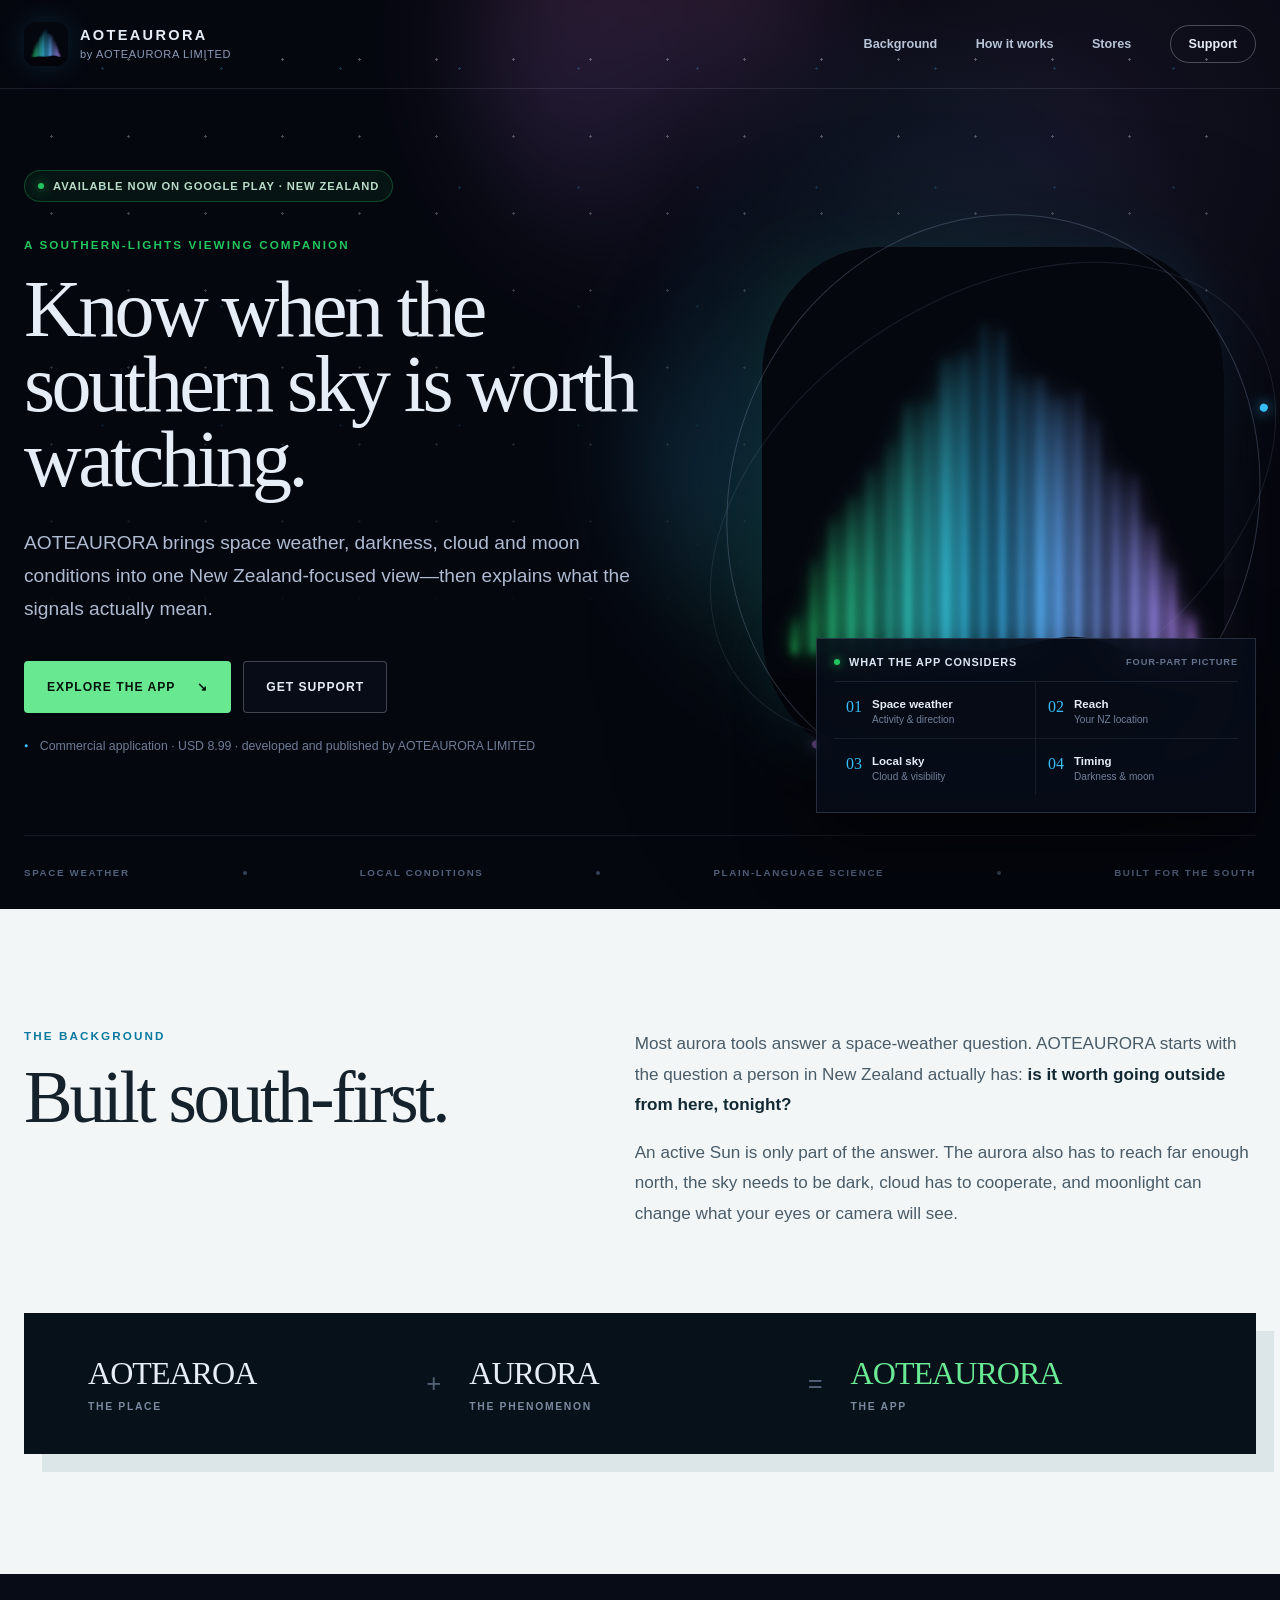
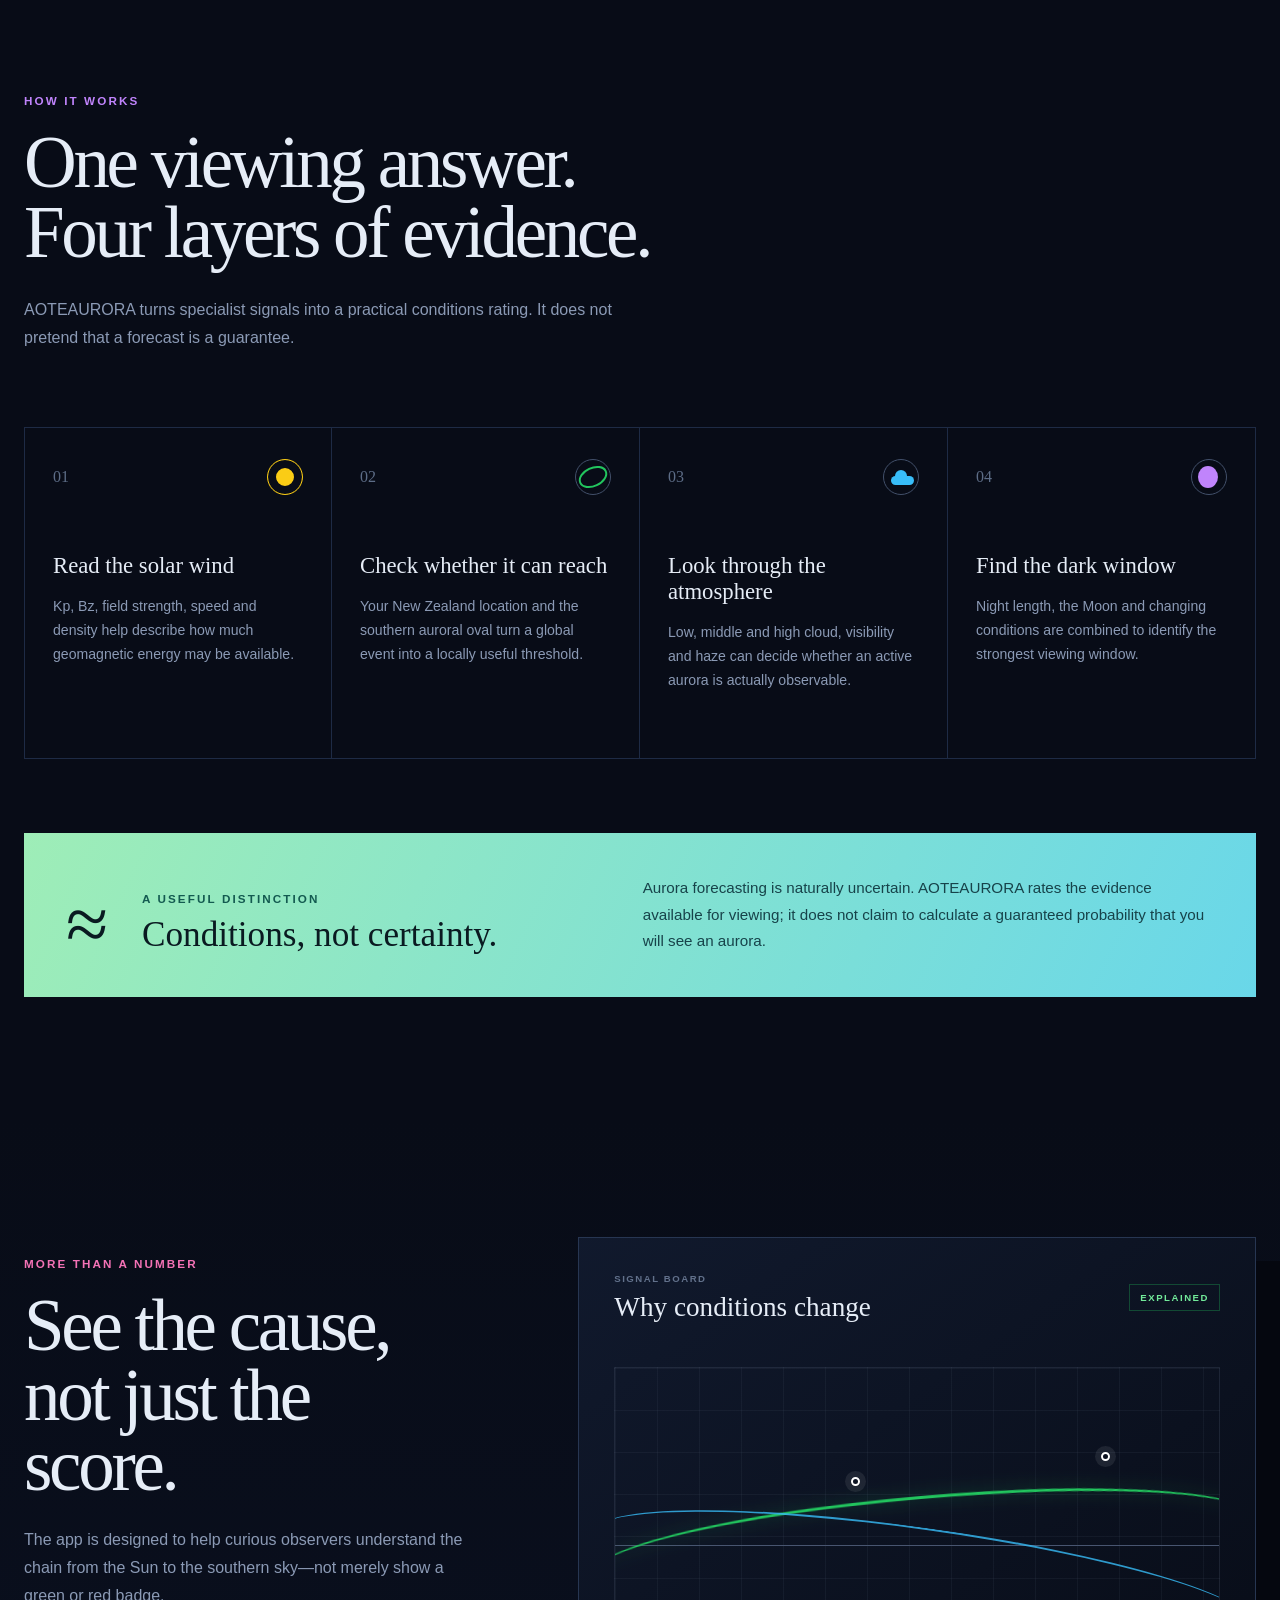
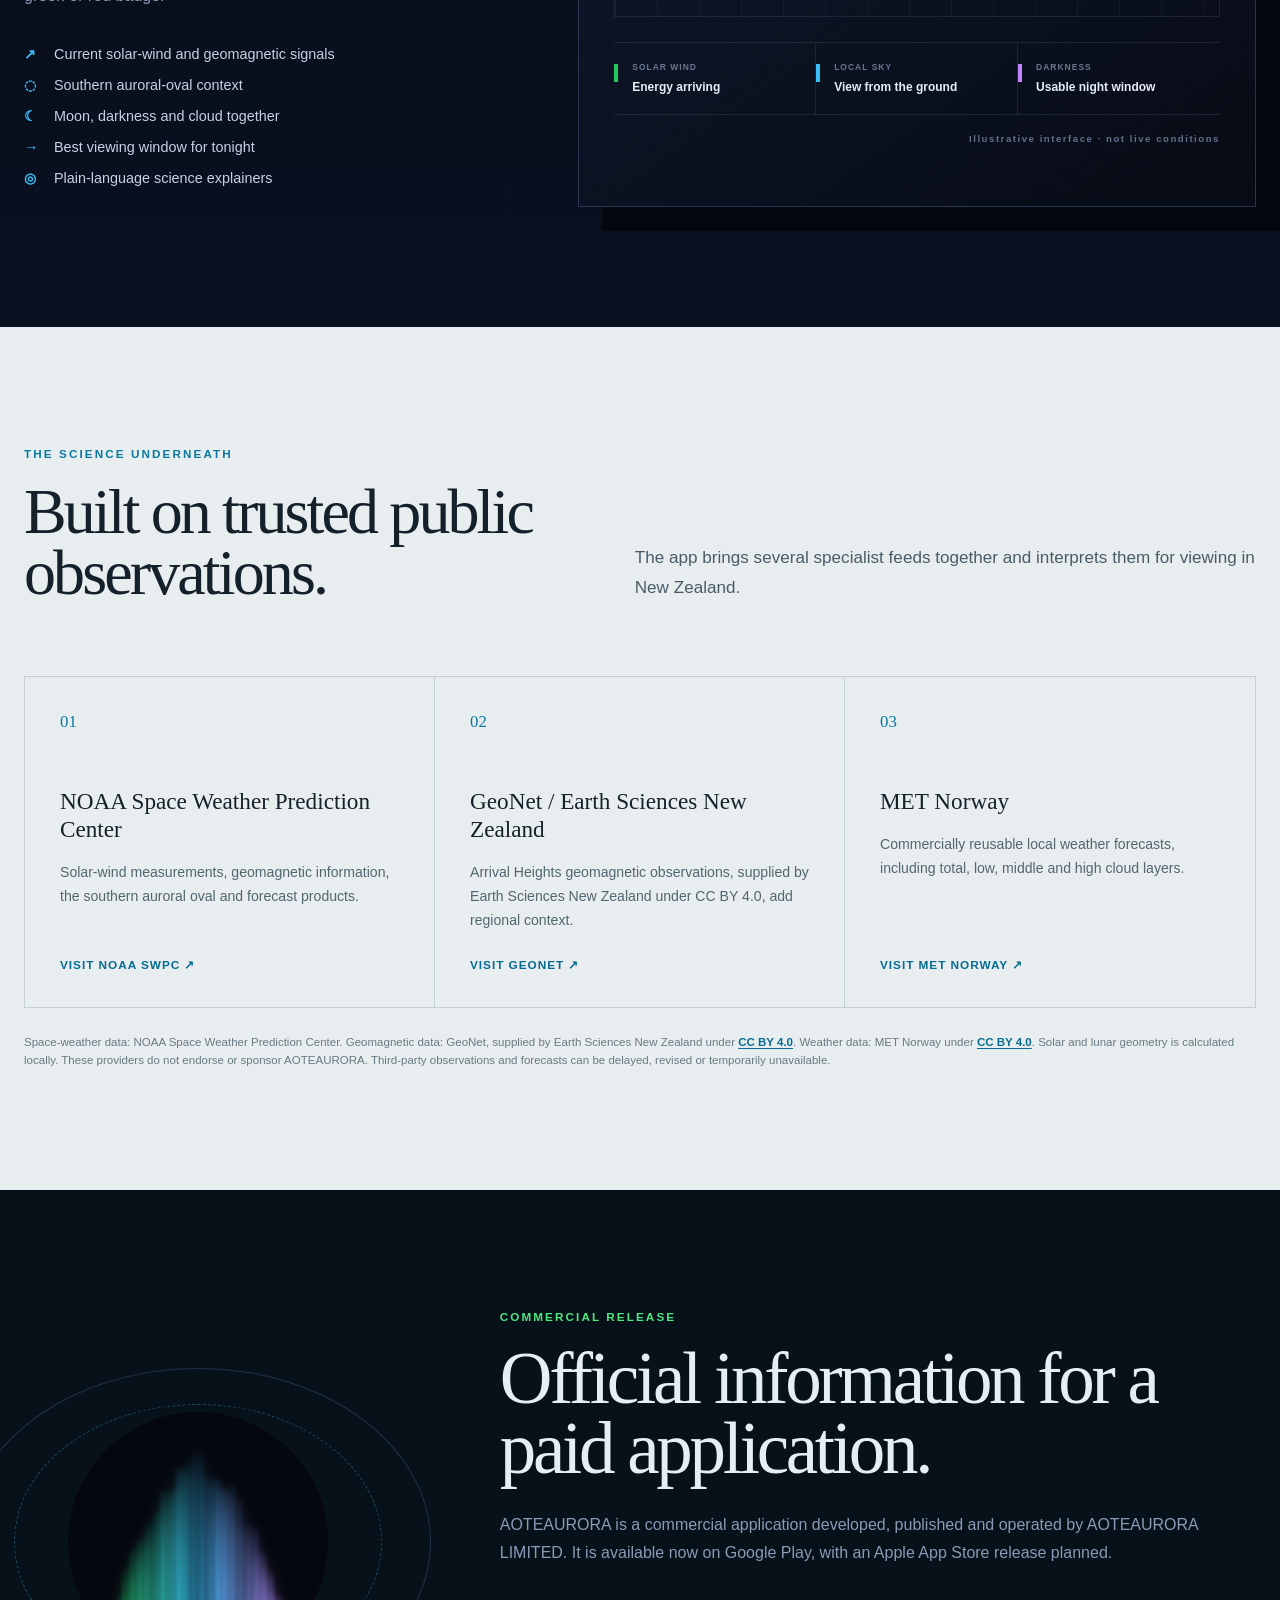
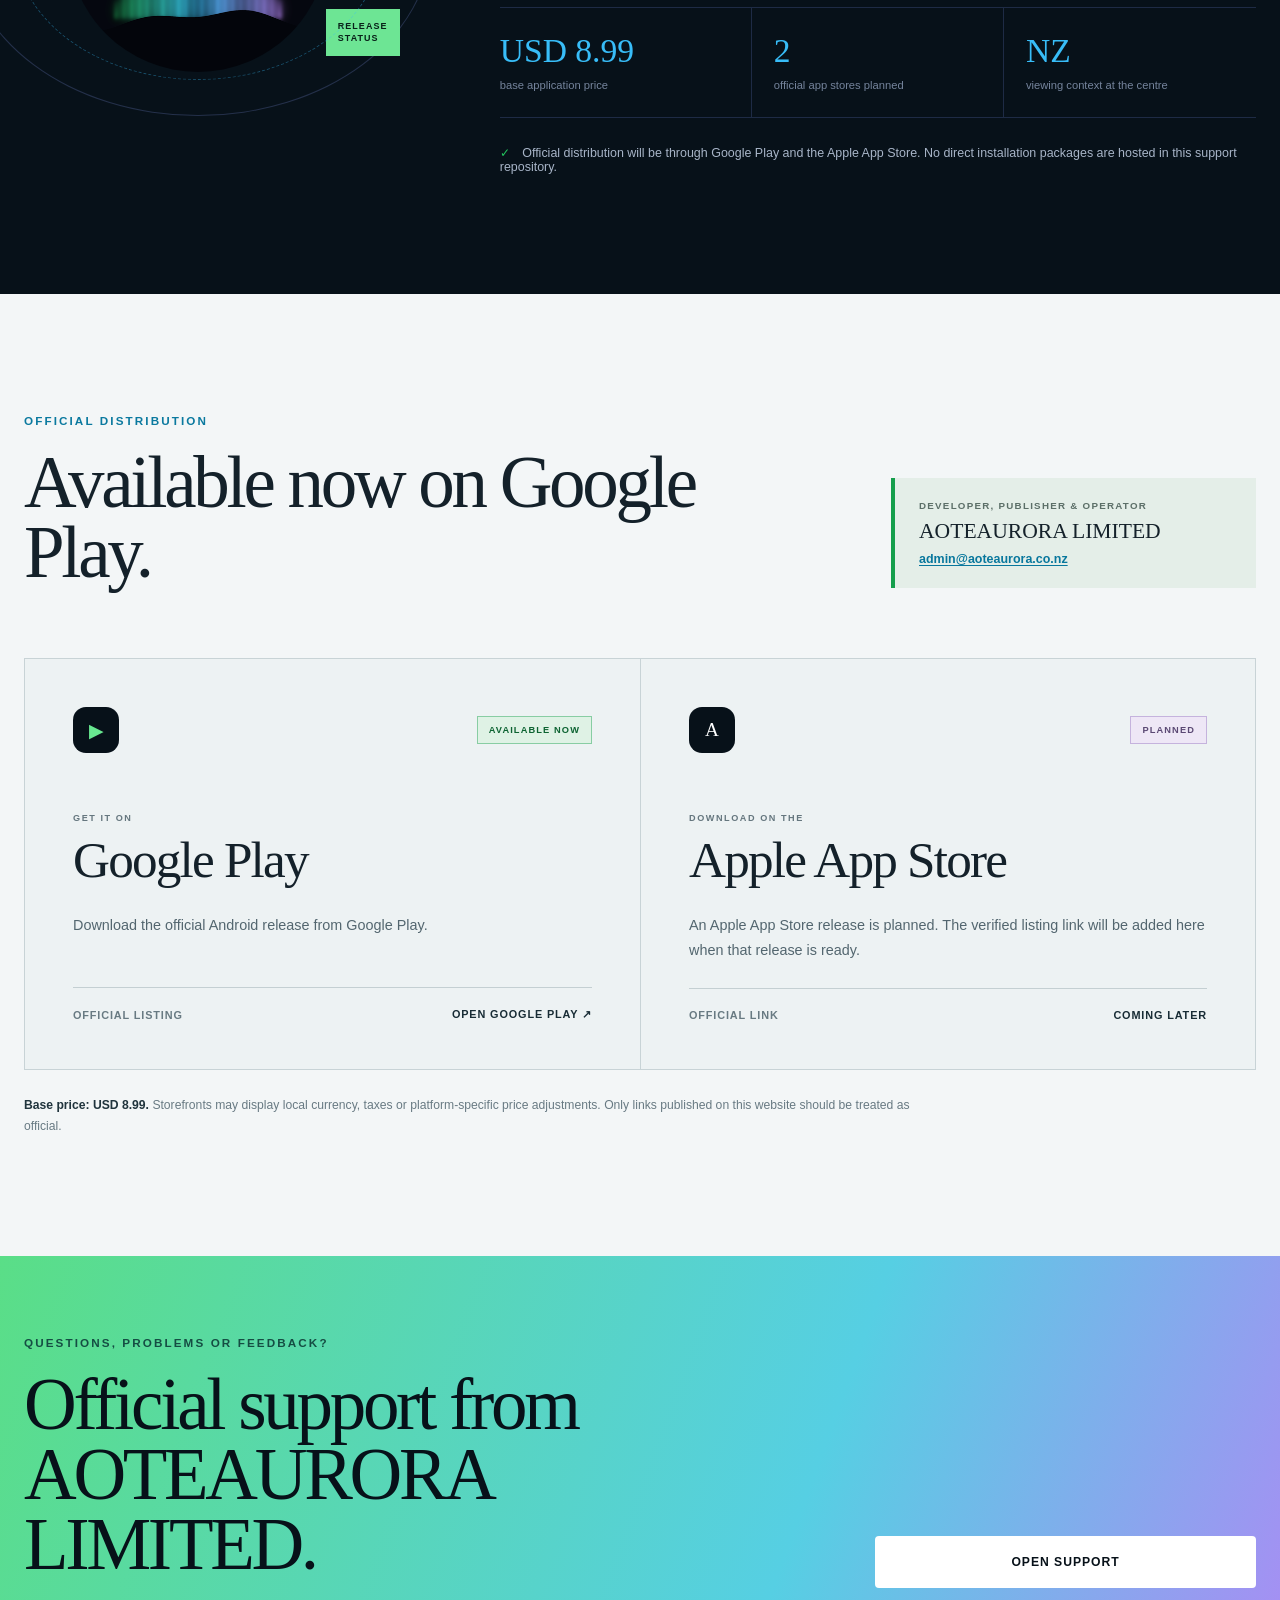
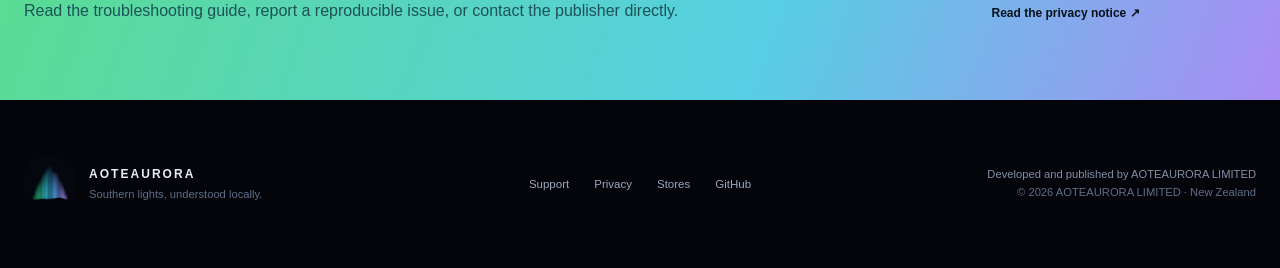
<file: index.html>
<!doctype html>
<html lang="en">
<head>
  <meta charset="utf-8">
  <meta name="viewport" content="width=device-width, initial-scale=1">
  <meta name="theme-color" content="#05070f">
  <meta name="description" content="Official product information, store status, privacy, and support for AOTEAURORA — the paid New Zealand southern-lights app published by AOTEAURORA LIMITED.">
  <meta property="og:title" content="AOTEAURORA — Official app information and support">
  <meta property="og:description" content="A paid New Zealand-focused southern-lights app developed and published by AOTEAURORA LIMITED.">
  <meta property="og:type" content="website">
  <meta property="og:url" content="https://bennyco86.github.io/aoteaurora/">
  <meta property="og:image" content="https://bennyco86.github.io/aoteaurora/assets/aoteaurora-icon.png">
  <!-- SEARCH CONSOLE: add the account-specific google-site-verification meta tag here when issued. -->
  <link rel="canonical" href="https://bennyco86.github.io/aoteaurora/">
  <link rel="icon" href="assets/favicon.png" type="image/png">
  <link rel="stylesheet" href="assets/site.css?v=20260828">
  <script type="application/ld+json">
  {
    "@context": "https://schema.org",
    "@graph": [
      {
        "@type": "Organization",
        "@id": "https://bennyco86.github.io/aoteaurora/#publisher",
        "name": "AOTEAURORA LIMITED",
        "legalName": "AOTEAURORA LIMITED",
        "url": "https://bennyco86.github.io/aoteaurora/",
        "email": "admin@aoteaurora.co.nz",
        "brand": { "@type": "Brand", "name": "AOTEAURORA" }
      },
      {
        "@type": "SoftwareApplication",
        "@id": "https://bennyco86.github.io/aoteaurora/#app",
        "name": "AOTEAURORA",
        "applicationCategory": "WeatherApplication",
        "isAccessibleForFree": false,
        "publisher": { "@id": "https://bennyco86.github.io/aoteaurora/#publisher" },
        "description": "A paid New Zealand-focused southern-lights viewing application."
      }
    ]
  }
  </script>
  <title>AOTEAURORA — Official app information and support</title>
</head>
<body>
  <a class="skip-link" href="#main">Skip to content</a>

  <header class="site-header">
    <div class="wrap nav-shell">
      <a class="brand" href="index.html" aria-label="AOTEAURORA home">
        <img src="assets/aoteaurora-maskable.png" alt="" width="44" height="44">
        <span><strong>AOTEAURORA</strong><small>by AOTEAURORA LIMITED</small></span>
      </a>
      <nav aria-label="Main navigation">
        <a href="#story">Background</a>
        <a href="#method">How it works</a>
        <a href="#stores">Stores</a>
        <a class="nav-support" href="support.html">Support</a>
      </nav>
    </div>
  </header>

  <main id="main">
    <section class="hero">
      <div class="aurora-ribbon aurora-ribbon-one" aria-hidden="true"></div>
      <div class="aurora-ribbon aurora-ribbon-two" aria-hidden="true"></div>
      <div class="stars" aria-hidden="true"></div>
      <div class="wrap hero-grid">
        <div class="hero-copy">
          <p class="status-pill"><span></span> Available now on Google Play · New Zealand</p>
          <p class="eyebrow">A southern-lights viewing companion</p>
          <h1>Know when the southern sky is worth watching.</h1>
          <p class="lede">AOTEAURORA brings space weather, darkness, cloud and moon conditions into one New Zealand-focused view—then explains what the signals actually mean.</p>
          <div class="hero-actions">
            <a class="button button-primary" href="#story">Explore the app <span aria-hidden="true">↘</span></a>
            <a class="button button-quiet" href="support.html">Get support</a>
          </div>
          <p class="distribution-note"><span aria-hidden="true">●</span> Commercial application · USD 8.99 · developed and published by AOTEAURORA LIMITED</p>
        </div>

        <div class="hero-visual" aria-label="Illustration of the four condition groups AOTEAURORA considers">
          <div class="app-mark">
            <div class="orbit orbit-one" aria-hidden="true"></div>
            <div class="orbit orbit-two" aria-hidden="true"></div>
            <img src="assets/aoteaurora-icon.png" alt="AOTEAURORA icon showing an aurora over dark hills" width="512" height="512">
          </div>
          <div class="condition-panel">
            <div class="condition-head">
              <span class="live-dot" aria-hidden="true"></span>
              <span>What the app considers</span>
              <small>four-part picture</small>
            </div>
            <div class="condition-grid">
              <div><span>01</span><strong>Space weather</strong><small>Activity &amp; direction</small></div>
              <div><span>02</span><strong>Reach</strong><small>Your NZ location</small></div>
              <div><span>03</span><strong>Local sky</strong><small>Cloud &amp; visibility</small></div>
              <div><span>04</span><strong>Timing</strong><small>Darkness &amp; moon</small></div>
            </div>
          </div>
        </div>
      </div>
      <div class="wrap hero-foot" aria-label="App attributes">
        <span>SPACE WEATHER</span><i></i><span>LOCAL CONDITIONS</span><i></i><span>PLAIN-LANGUAGE SCIENCE</span><i></i><span>BUILT FOR THE SOUTH</span>
      </div>
    </section>

    <section class="section story" id="story">
      <div class="wrap split-heading">
        <div>
          <p class="eyebrow cyan">The background</p>
          <h2>Built south-first.</h2>
        </div>
        <div class="intro-copy">
          <p>Most aurora tools answer a space-weather question. AOTEAURORA starts with the question a person in New Zealand actually has: <strong>is it worth going outside from here, tonight?</strong></p>
          <p>An active Sun is only part of the answer. The aurora also has to reach far enough north, the sky needs to be dark, cloud has to cooperate, and moonlight can change what your eyes or camera will see.</p>
        </div>
      </div>

      <div class="wrap name-card">
        <div class="name-part">
          <span>AOTEAROA</span>
          <small>the place</small>
        </div>
        <b aria-hidden="true">+</b>
        <div class="name-part">
          <span>AURORA</span>
          <small>the phenomenon</small>
        </div>
        <b aria-hidden="true">=</b>
        <div class="name-part result">
          <span>AOTEAURORA</span>
          <small>the app</small>
        </div>
      </div>
    </section>

    <section class="section method" id="method">
      <div class="wrap">
        <div class="section-heading">
          <p class="eyebrow violet">How it works</p>
          <h2>One viewing answer.<br>Four layers of evidence.</h2>
          <p>AOTEAURORA turns specialist signals into a practical conditions rating. It does not pretend that a forecast is a guarantee.</p>
        </div>

        <div class="steps">
          <article>
            <div class="step-top"><span>01</span><i class="signal signal-sun" aria-hidden="true"></i></div>
            <h3>Read the solar wind</h3>
            <p>Kp, Bz, field strength, speed and density help describe how much geomagnetic energy may be available.</p>
          </article>
          <article>
            <div class="step-top"><span>02</span><i class="signal signal-oval" aria-hidden="true"></i></div>
            <h3>Check whether it can reach</h3>
            <p>Your New Zealand location and the southern auroral oval turn a global event into a locally useful threshold.</p>
          </article>
          <article>
            <div class="step-top"><span>03</span><i class="signal signal-cloud" aria-hidden="true"></i></div>
            <h3>Look through the atmosphere</h3>
            <p>Low, middle and high cloud, visibility and haze can decide whether an active aurora is actually observable.</p>
          </article>
          <article>
            <div class="step-top"><span>04</span><i class="signal signal-moon" aria-hidden="true"></i></div>
            <h3>Find the dark window</h3>
            <p>Night length, the Moon and changing conditions are combined to identify the strongest viewing window.</p>
          </article>
        </div>

        <aside class="science-note">
          <div>
            <span class="note-mark">≈</span>
            <p class="eyebrow">A useful distinction</p>
            <h3>Conditions, not certainty.</h3>
          </div>
          <p>Aurora forecasting is naturally uncertain. AOTEAURORA rates the evidence available for viewing; it does not claim to calculate a guaranteed probability that you will see an aurora.</p>
        </aside>
      </div>
    </section>

    <section class="section view-section">
      <div class="wrap view-grid">
        <div class="view-copy">
          <p class="eyebrow pink">More than a number</p>
          <h2>See the cause, not just the score.</h2>
          <p>The app is designed to help curious observers understand the chain from the Sun to the southern sky—not merely show a green or red badge.</p>
          <ul class="tick-list">
            <li><span>↗</span> Current solar-wind and geomagnetic signals</li>
            <li><span>◌</span> Southern auroral-oval context</li>
            <li><span>☾</span> Moon, darkness and cloud together</li>
            <li><span>→</span> Best viewing window for tonight</li>
            <li><span>◎</span> Plain-language science explainers</li>
          </ul>
        </div>

        <div class="signal-board" aria-label="Stylised sample of the app's explanatory condition display">
          <div class="board-head">
            <div><small>SIGNAL BOARD</small><strong>Why conditions change</strong></div>
            <span>EXPLAINED</span>
          </div>
          <div class="board-chart" aria-hidden="true">
            <i class="horizon"></i>
            <i class="trace trace-one"></i>
            <i class="trace trace-two"></i>
            <i class="marker marker-one"></i>
            <i class="marker marker-two"></i>
          </div>
          <div class="board-readings">
            <div><span class="swatch green"></span><small>SOLAR WIND</small><strong>Energy arriving</strong></div>
            <div><span class="swatch blue"></span><small>LOCAL SKY</small><strong>View from the ground</strong></div>
            <div><span class="swatch violet-bg"></span><small>DARKNESS</small><strong>Usable night window</strong></div>
          </div>
          <p class="sample-label">Illustrative interface · not live conditions</p>
        </div>
      </div>
    </section>

    <section class="section sources" id="sources">
      <div class="wrap">
        <div class="split-heading compact">
          <div>
            <p class="eyebrow cyan">The science underneath</p>
            <h2>Built on trusted public observations.</h2>
          </div>
          <p class="intro-copy">The app brings several specialist feeds together and interprets them for viewing in New Zealand.</p>
        </div>
        <div class="source-grid">
          <article>
            <span class="source-no">01</span>
            <h3>NOAA Space Weather Prediction Center</h3>
            <p>Solar-wind measurements, geomagnetic information, the southern auroral oval and forecast products.</p>
            <a href="https://www.swpc.noaa.gov/" rel="noopener noreferrer">Visit NOAA SWPC <span aria-hidden="true">↗</span></a>
          </article>
          <article>
            <span class="source-no">02</span>
            <h3>GeoNet / Earth Sciences New Zealand</h3>
            <p>Arrival Heights geomagnetic observations, supplied by Earth Sciences New Zealand under CC BY 4.0, add regional context.</p>
            <a href="https://www.geonet.org.nz/" rel="noopener noreferrer">Visit GeoNet <span aria-hidden="true">↗</span></a>
          </article>
          <article>
            <span class="source-no">03</span>
            <h3>MET Norway</h3>
            <p>Commercially reusable local weather forecasts, including total, low, middle and high cloud layers.</p>
            <a href="https://api.met.no/" rel="noopener noreferrer">Visit MET Norway <span aria-hidden="true">↗</span></a>
          </article>
        </div>
        <p class="source-caveat">Space-weather data: NOAA Space Weather Prediction Center. Geomagnetic data: GeoNet, supplied by Earth Sciences New Zealand under <a href="https://creativecommons.org/licenses/by/4.0/" rel="noopener noreferrer">CC BY 4.0</a>. Weather data: MET Norway under <a href="https://creativecommons.org/licenses/by/4.0/" rel="noopener noreferrer">CC BY 4.0</a>. Solar and lunar geometry is calculated locally. These providers do not endorse or sponsor AOTEAURORA. Third-party observations and forecasts can be delayed, revised or temporarily unavailable.</p>
      </div>
    </section>

    <section class="section status-section" id="status">
      <div class="wrap status-grid">
        <div class="status-icon-wrap">
          <img src="assets/aoteaurora-maskable.png" alt="" width="260" height="260">
          <span>RELEASE<br>STATUS</span>
        </div>
        <div>
          <p class="eyebrow green-text">Commercial release</p>
          <h2>Official information for a paid application.</h2>
          <p>AOTEAURORA is a commercial application developed, published and operated by AOTEAURORA LIMITED. It is available now on Google Play, with an Apple App Store release planned.</p>
          <div class="status-facts">
            <div><strong>USD 8.99</strong><span>base application price</span></div>
            <div><strong>2</strong><span>official app stores planned</span></div>
            <div><strong>NZ</strong><span>viewing context at the centre</span></div>
          </div>
          <p class="no-download"><span aria-hidden="true">✓</span> Official distribution will be through Google Play and the Apple App Store. No direct installation packages are hosted in this support repository.</p>
        </div>
      </div>
    </section>

    <section class="section store-section" id="stores">
      <div class="wrap">
        <div class="store-heading">
          <div>
            <p class="eyebrow cyan">Official distribution</p>
            <h2>Available now on Google Play.</h2>
          </div>
          <div class="publisher-card">
            <span>Developer, publisher &amp; operator</span>
            <strong>AOTEAURORA LIMITED</strong>
            <a href="mailto:admin@aoteaurora.co.nz">admin@aoteaurora.co.nz</a>
          </div>
        </div>

        <div class="store-grid">
          <article class="store-card google-store">
            <div class="store-card-top">
              <span class="store-symbol" aria-hidden="true">▶</span>
              <span class="store-state">Available now</span>
            </div>
            <p>GET IT ON</p>
            <h3>Google Play</h3>
            <p class="store-copy">Download the official Android release from Google Play.</p>
            <a class="store-link-placeholder" href="https://play.google.com/store/apps/details?id=nz.aoteaurora.app" rel="noopener noreferrer"><span>Official listing</span><strong>Open Google Play ↗</strong></a>
          </article>
          <article class="store-card apple-store">
            <div class="store-card-top">
              <span class="store-symbol" aria-hidden="true">A</span>
              <span class="store-state planned">Planned</span>
            </div>
            <p>DOWNLOAD ON THE</p>
            <h3>Apple App Store</h3>
            <p class="store-copy">An Apple App Store release is planned. The verified listing link will be added here when that release is ready.</p>
            <!-- STORE LINK PLACEHOLDER: replace this span with the official Apple App Store anchor when approved. -->
            <span class="store-link-placeholder" aria-disabled="true"><span>Official link</span><strong>Coming later</strong></span>
          </article>
        </div>
        <p class="price-note"><strong>Base price: USD 8.99.</strong> Storefronts may display local currency, taxes or platform-specific price adjustments. Only links published on this website should be treated as official.</p>
      </div>
    </section>

    <section class="section support-cta" id="support">
      <div class="wrap support-box">
        <div>
          <p class="eyebrow">Questions, problems or feedback?</p>
          <h2>Official support from AOTEAURORA LIMITED.</h2>
          <p>Read the troubleshooting guide, report a reproducible issue, or contact the publisher directly.</p>
        </div>
        <div class="support-actions">
          <a class="button button-light" href="support.html">Open support</a>
          <a href="privacy.html">Read the privacy notice <span aria-hidden="true">↗</span></a>
        </div>
      </div>
    </section>
  </main>

  <footer class="site-footer">
    <div class="wrap footer-grid">
      <div class="footer-brand">
        <img src="assets/aoteaurora-maskable.png" alt="" width="52" height="52">
        <div><strong>AOTEAURORA</strong><small>Southern lights, understood locally.</small></div>
      </div>
      <div class="footer-links">
        <a href="support.html">Support</a>
        <a href="privacy.html">Privacy</a>
        <a href="#stores">Stores</a>
        <a href="https://github.com/Bennyco86/aoteaurora">GitHub</a>
      </div>
      <p>Developed and published by AOTEAURORA LIMITED<br><span>© 2026 AOTEAURORA LIMITED · New Zealand</span></p>
    </div>
  </footer>
</body>
</html>
</file>
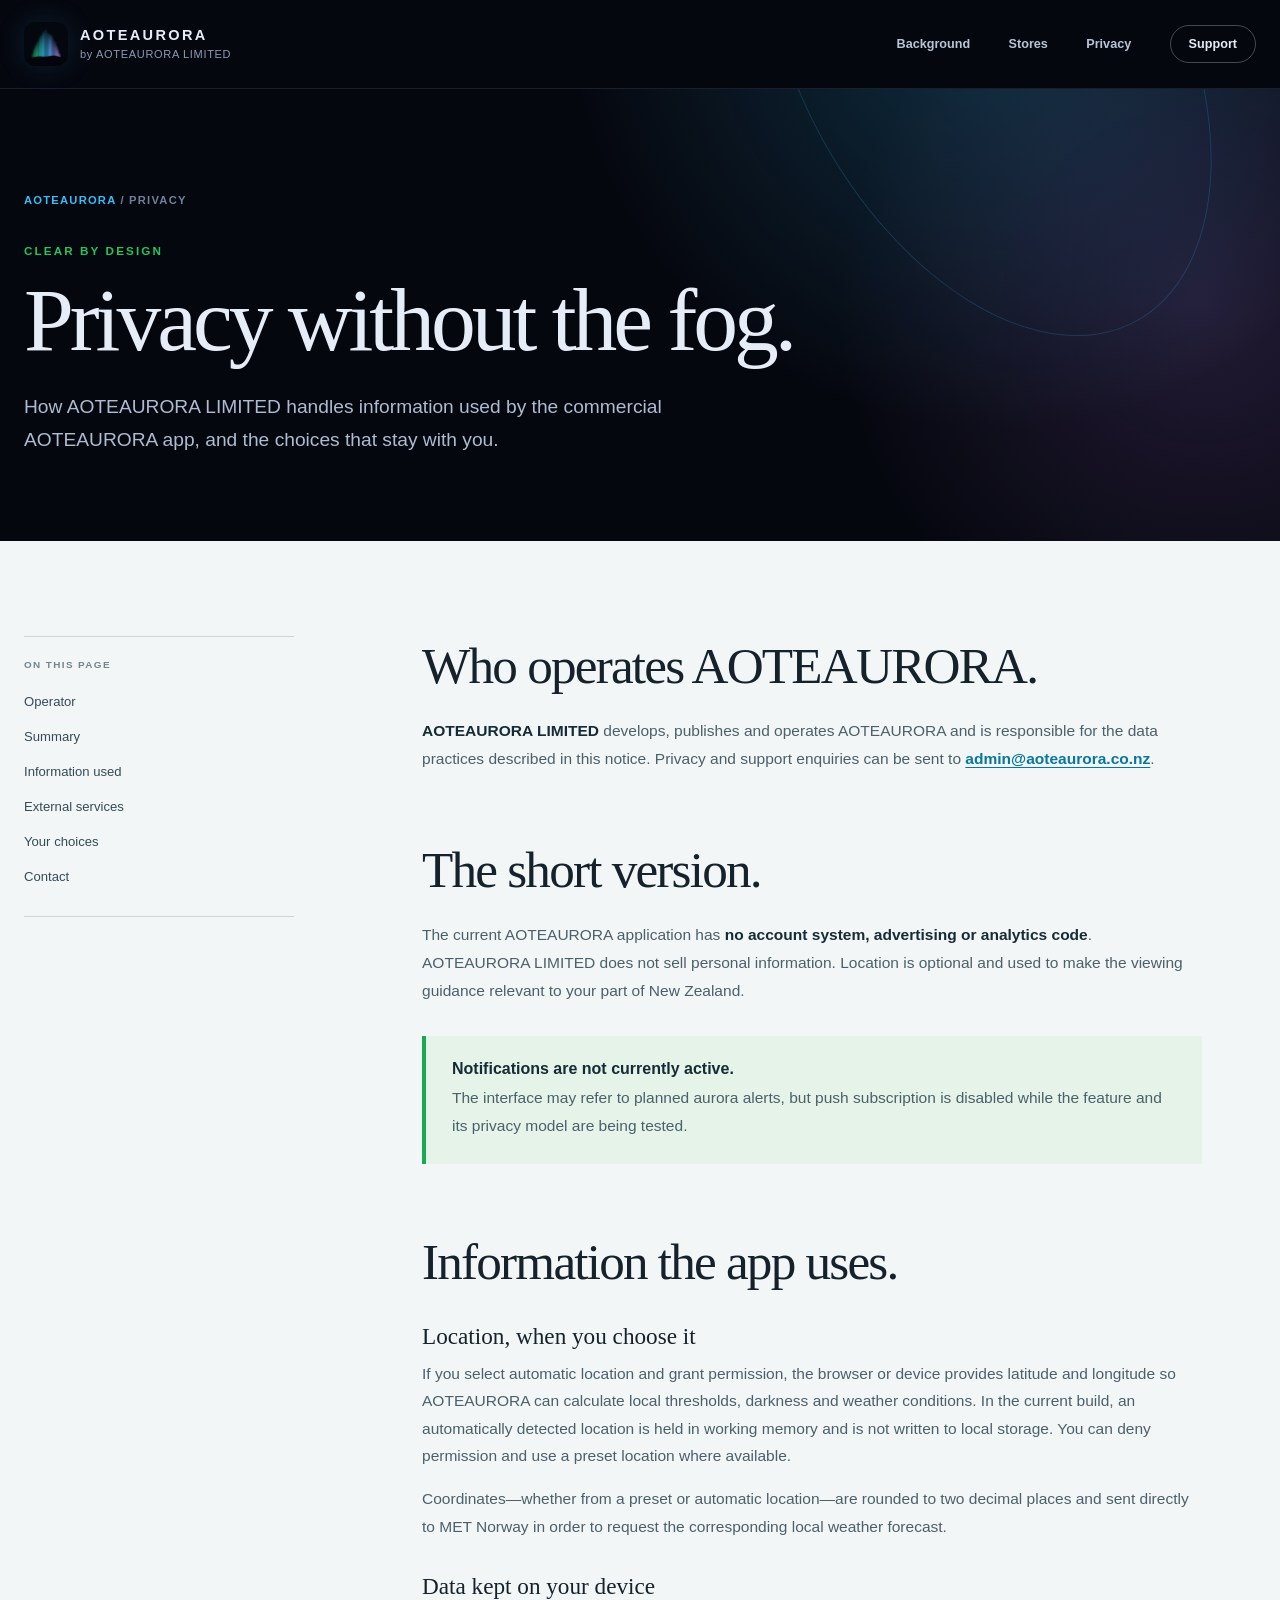
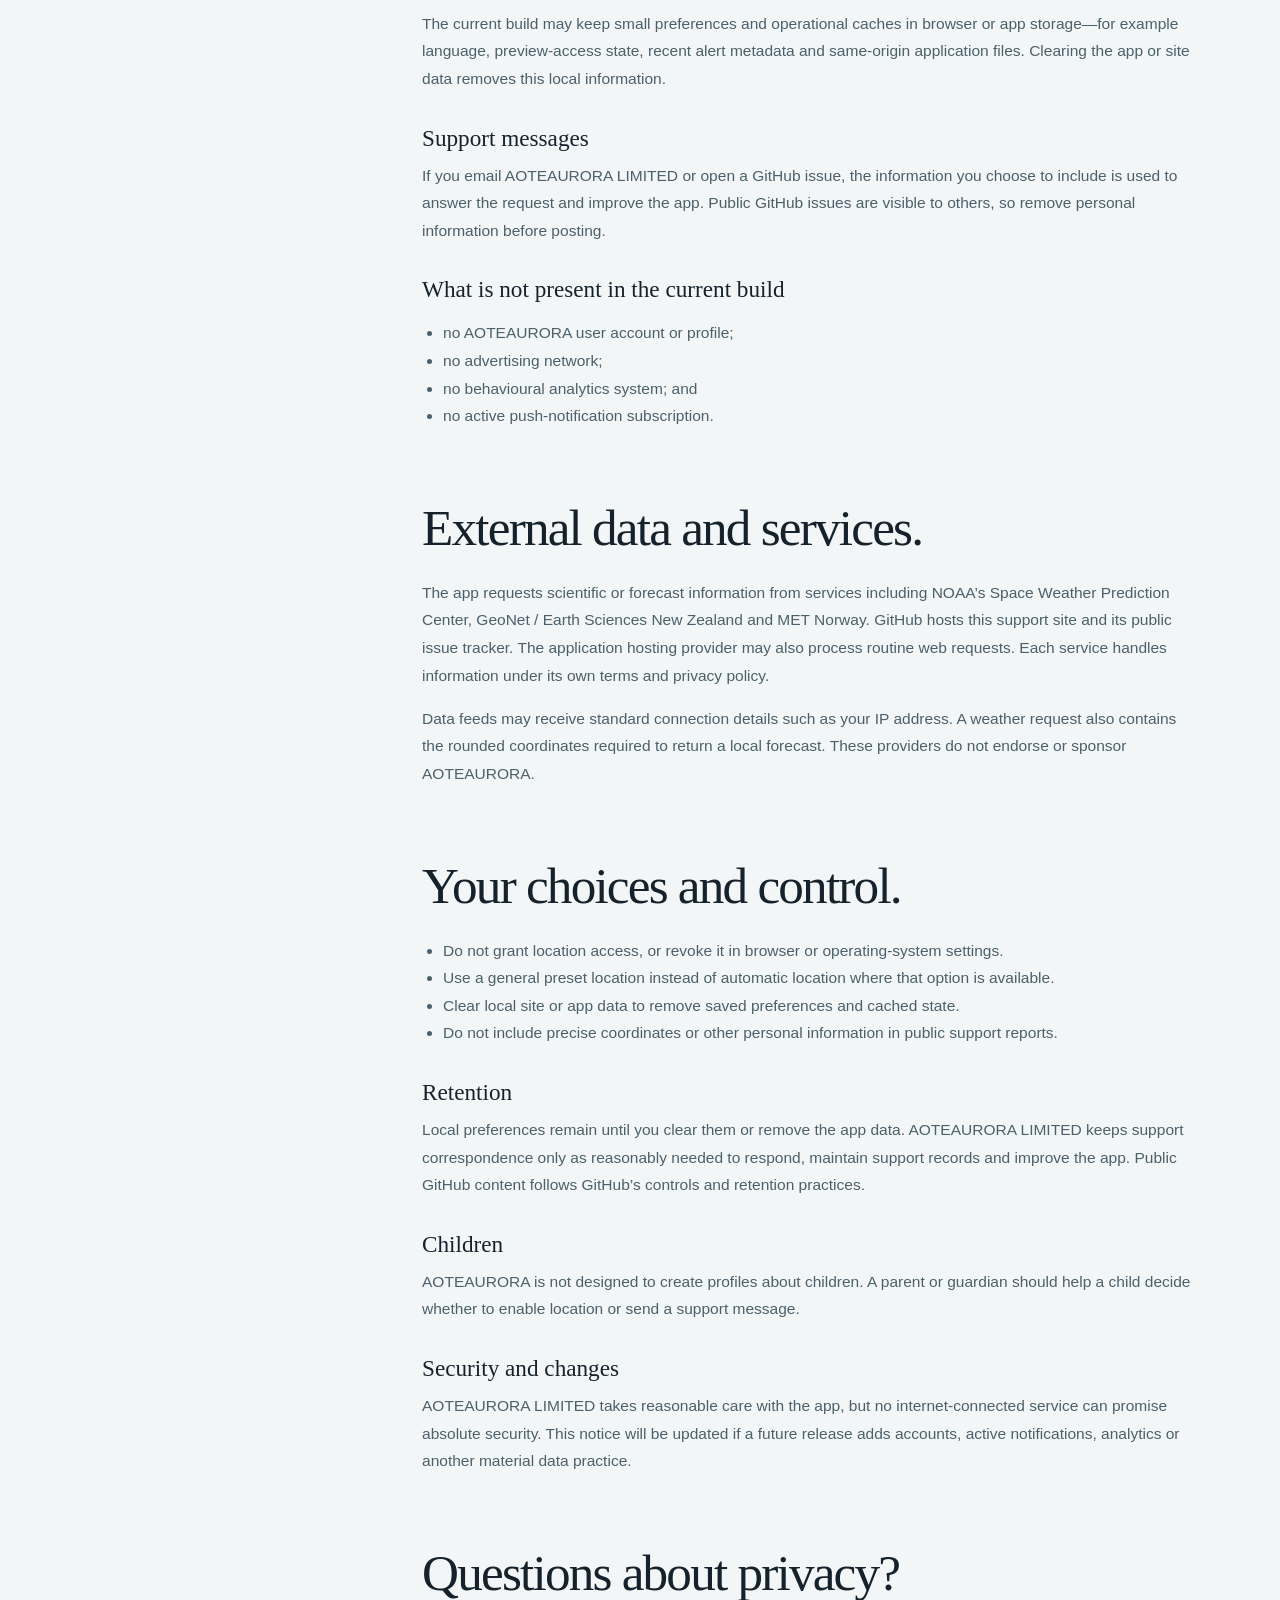
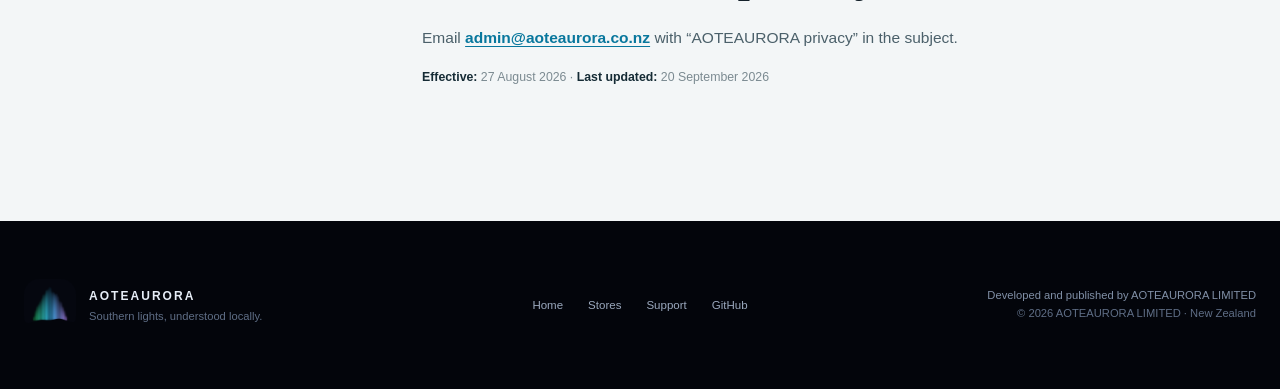
<file: privacy.html>
<!doctype html>
<html lang="en">
<head>
  <meta charset="utf-8">
  <meta name="viewport" content="width=device-width, initial-scale=1">
  <meta name="theme-color" content="#05070f">
  <meta name="description" content="Privacy notice for the commercial AOTEAURORA app developed, published, and operated by AOTEAURORA LIMITED.">
  <link rel="icon" href="assets/favicon.png" type="image/png">
  <link rel="stylesheet" href="assets/site.css?v=20260828">
  <title>Privacy — AOTEAURORA</title>
</head>
<body class="inner-page">
  <a class="skip-link" href="#main">Skip to content</a>
  <header class="site-header">
    <div class="wrap nav-shell">
      <a class="brand" href="index.html" aria-label="AOTEAURORA home">
        <img src="assets/aoteaurora-maskable.png" alt="" width="44" height="44">
        <span><strong>AOTEAURORA</strong><small>by AOTEAURORA LIMITED</small></span>
      </a>
      <nav aria-label="Main navigation">
        <a href="index.html#story">Background</a>
        <a href="index.html#stores">Stores</a>
        <a href="privacy.html" aria-current="page">Privacy</a>
        <a class="nav-support" href="support.html">Support</a>
      </nav>
    </div>
  </header>

  <main id="main">
    <section class="inner-hero">
      <div class="wrap">
        <p class="breadcrumbs"><a href="index.html">AOTEAURORA</a> / Privacy</p>
        <p class="eyebrow">Clear by design</p>
        <h1>Privacy without the fog.</h1>
        <p class="lede">How AOTEAURORA LIMITED handles information used by the commercial AOTEAURORA app, and the choices that stay with you.</p>
      </div>
    </section>

    <section class="page-content">
      <div class="wrap content-layout">
        <aside class="side-nav" aria-label="On this page">
          <p>On this page</p>
          <a href="#operator">Operator</a>
          <a href="#summary">Summary</a>
          <a href="#information">Information used</a>
          <a href="#services">External services</a>
          <a href="#choices">Your choices</a>
          <a href="#contact">Contact</a>
        </aside>

        <div class="prose">
          <h2 id="operator">Who operates AOTEAURORA.</h2>
          <p><strong>AOTEAURORA LIMITED</strong> develops, publishes and operates AOTEAURORA and is responsible for the data practices described in this notice. Privacy and support enquiries can be sent to <a href="mailto:admin@aoteaurora.co.nz">admin@aoteaurora.co.nz</a>.</p>

          <h2 id="summary">The short version.</h2>
          <p>The current AOTEAURORA application has <strong>no account system, advertising or analytics code</strong>. AOTEAURORA LIMITED does not sell personal information. Location is optional and used to make the viewing guidance relevant to your part of New Zealand.</p>
          <div class="notice">
            <strong>Notifications are not currently active.</strong>
            <p>The interface may refer to planned aurora alerts, but push subscription is disabled while the feature and its privacy model are being tested.</p>
          </div>

          <h2 id="information">Information the app uses.</h2>
          <h3>Location, when you choose it</h3>
          <p>If you select automatic location and grant permission, the browser or device provides latitude and longitude so AOTEAURORA can calculate local thresholds, darkness and weather conditions. In the current build, an automatically detected location is held in working memory and is not written to local storage. You can deny permission and use a preset location where available.</p>
          <p>Coordinates—whether from a preset or automatic location—are rounded to two decimal places and sent directly to MET Norway in order to request the corresponding local weather forecast.</p>

          <h3>Data kept on your device</h3>
          <p>The current build may keep small preferences and operational caches in browser or app storage—for example language, preview-access state, recent alert metadata and same-origin application files. Clearing the app or site data removes this local information.</p>

          <h3>Support messages</h3>
          <p>If you email AOTEAURORA LIMITED or open a GitHub issue, the information you choose to include is used to answer the request and improve the app. Public GitHub issues are visible to others, so remove personal information before posting.</p>

          <h3>What is not present in the current build</h3>
          <ul>
            <li>no AOTEAURORA user account or profile;</li>
            <li>no advertising network;</li>
            <li>no behavioural analytics system; and</li>
            <li>no active push-notification subscription.</li>
          </ul>

          <h2 id="services">External data and services.</h2>
          <p>The app requests scientific or forecast information from services including NOAA’s Space Weather Prediction Center, GeoNet / Earth Sciences New Zealand and MET Norway. GitHub hosts this support site and its public issue tracker. The application hosting provider may also process routine web requests. Each service handles information under its own terms and privacy policy.</p>
          <p>Data feeds may receive standard connection details such as your IP address. A weather request also contains the rounded coordinates required to return a local forecast. These providers do not endorse or sponsor AOTEAURORA.</p>

          <h2 id="choices">Your choices and control.</h2>
          <ul>
            <li>Do not grant location access, or revoke it in browser or operating-system settings.</li>
            <li>Use a general preset location instead of automatic location where that option is available.</li>
            <li>Clear local site or app data to remove saved preferences and cached state.</li>
            <li>Do not include precise coordinates or other personal information in public support reports.</li>
          </ul>

          <h3>Retention</h3>
          <p>Local preferences remain until you clear them or remove the app data. AOTEAURORA LIMITED keeps support correspondence only as reasonably needed to respond, maintain support records and improve the app. Public GitHub content follows GitHub’s controls and retention practices.</p>

          <h3>Children</h3>
          <p>AOTEAURORA is not designed to create profiles about children. A parent or guardian should help a child decide whether to enable location or send a support message.</p>

          <h3>Security and changes</h3>
          <p>AOTEAURORA LIMITED takes reasonable care with the app, but no internet-connected service can promise absolute security. This notice will be updated if a future release adds accounts, active notifications, analytics or another material data practice.</p>

          <h2 id="contact">Questions about privacy?</h2>
          <p>Email <a href="mailto:admin@aoteaurora.co.nz?subject=AOTEAURORA%20privacy">admin@aoteaurora.co.nz</a> with “AOTEAURORA privacy” in the subject.</p>
          <p class="meta-line"><strong>Effective:</strong> 27 August 2026 · <strong>Last updated:</strong> 20 September 2026</p>
        </div>
      </div>
    </section>
  </main>

  <footer class="site-footer">
    <div class="wrap footer-grid">
      <div class="footer-brand">
        <img src="assets/aoteaurora-maskable.png" alt="" width="52" height="52">
        <div><strong>AOTEAURORA</strong><small>Southern lights, understood locally.</small></div>
      </div>
      <div class="footer-links"><a href="index.html">Home</a><a href="index.html#stores">Stores</a><a href="support.html">Support</a><a href="https://github.com/Bennyco86/aoteaurora">GitHub</a></div>
      <p>Developed and published by AOTEAURORA LIMITED<br><span>© 2026 AOTEAURORA LIMITED · New Zealand</span></p>
    </div>
  </footer>
</body>
</html>
</file>
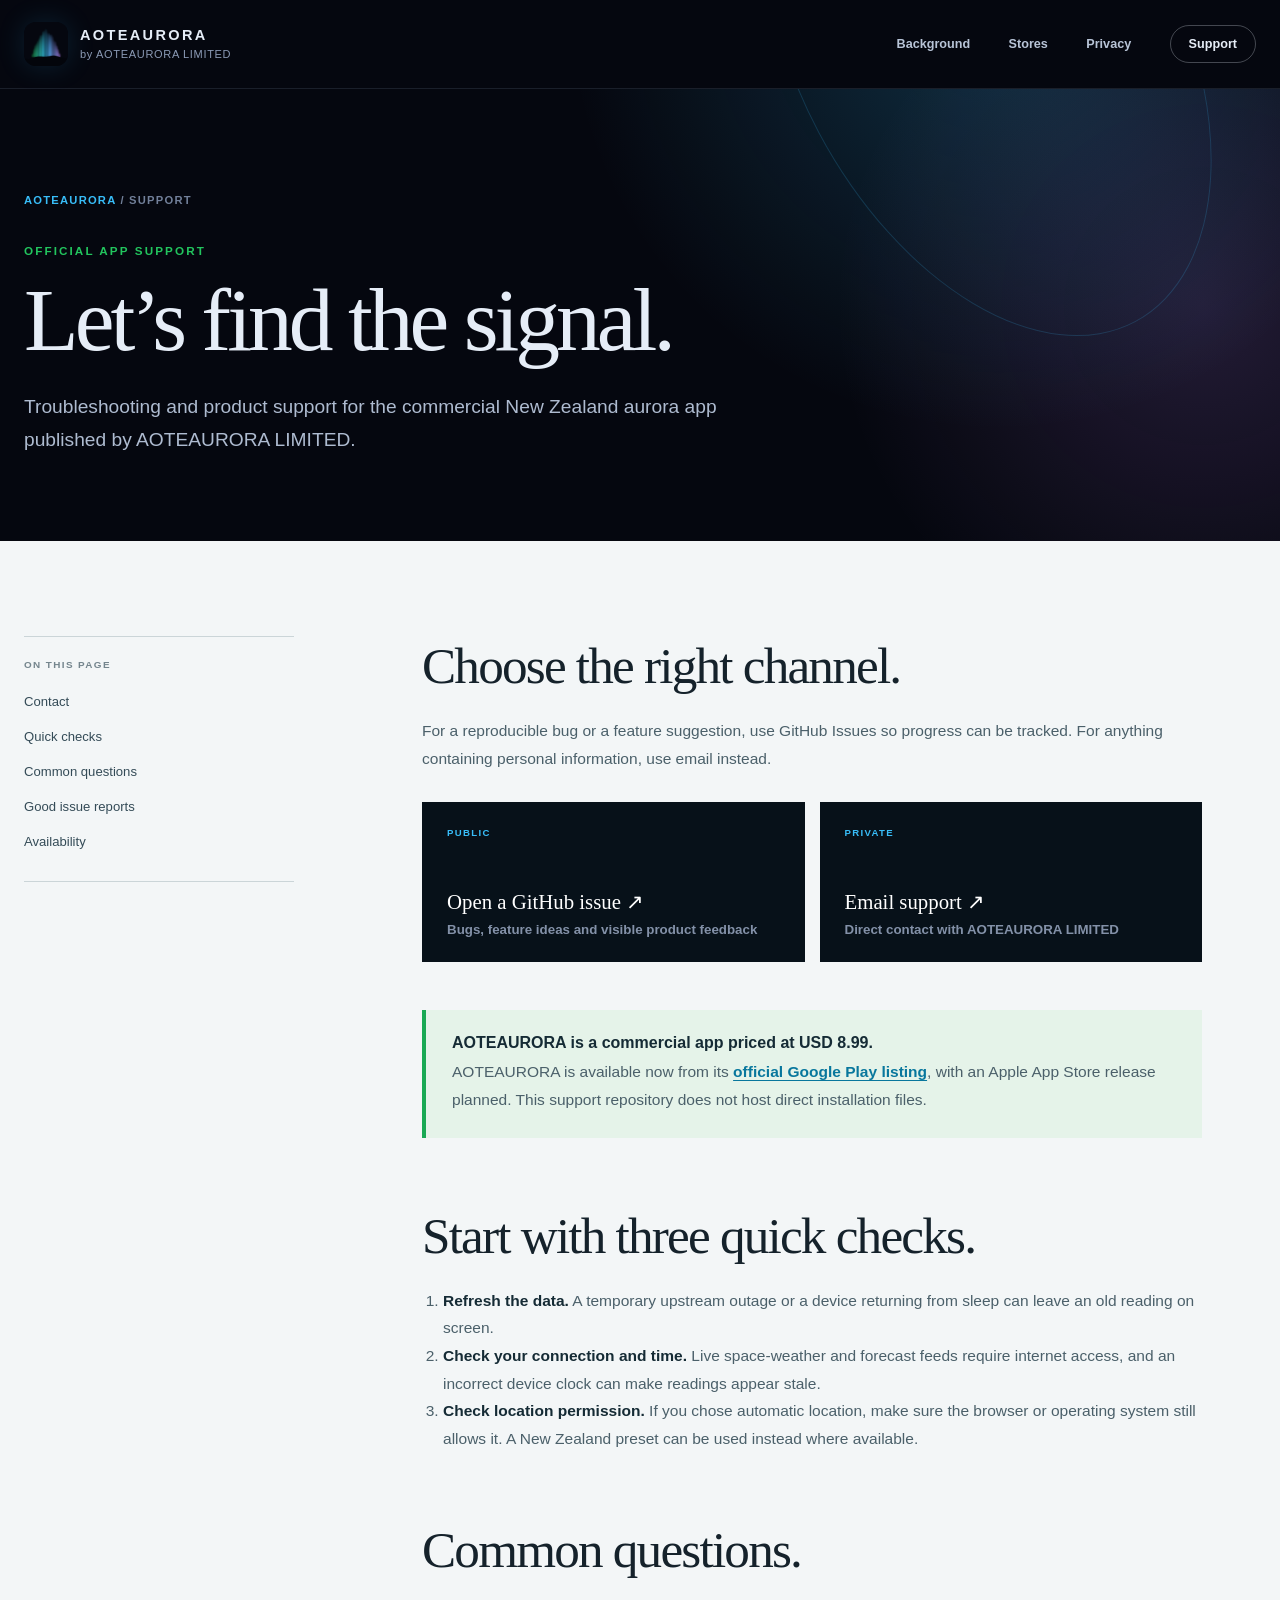
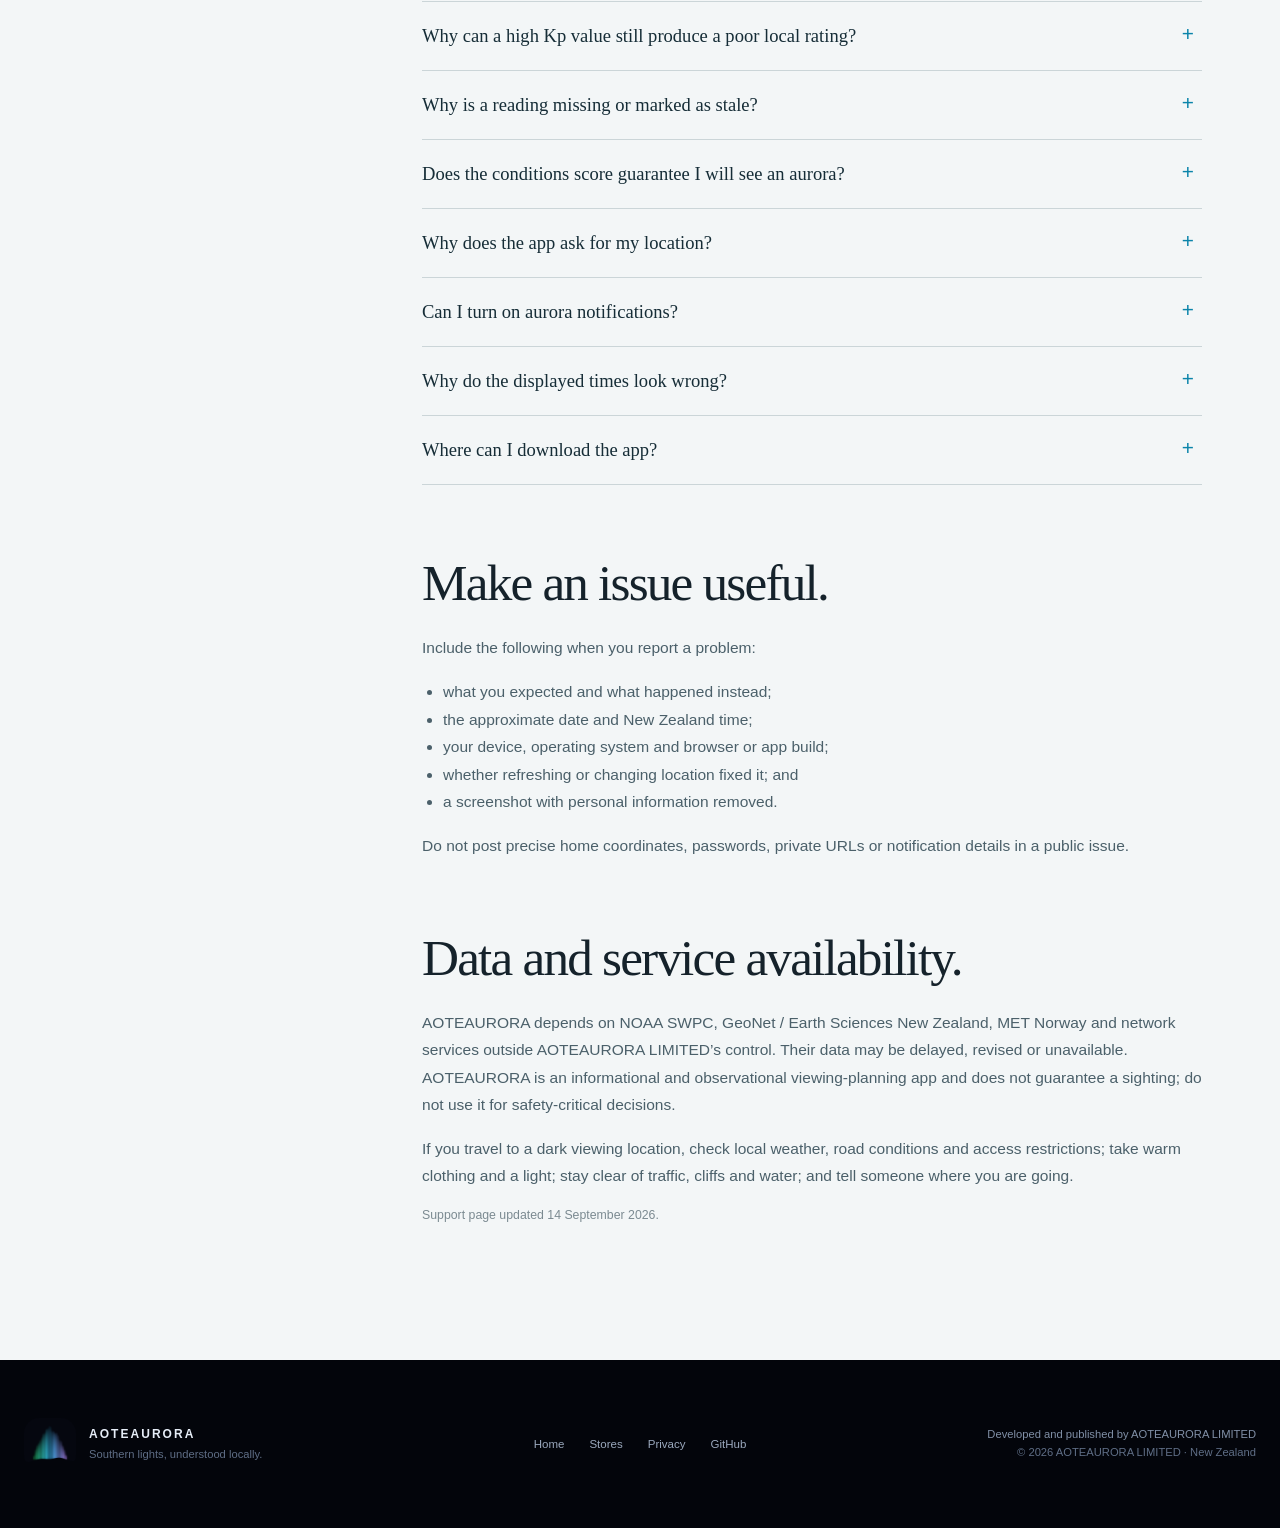
<file: support.html>
<!doctype html>
<html lang="en">
<head>
  <meta charset="utf-8">
  <meta name="viewport" content="width=device-width, initial-scale=1">
  <meta name="theme-color" content="#05070f">
  <meta name="description" content="Official support and troubleshooting for the commercial AOTEAURORA app published by AOTEAURORA LIMITED.">
  <link rel="icon" href="assets/favicon.png" type="image/png">
  <link rel="stylesheet" href="assets/site.css?v=20260828">
  <title>Support — AOTEAURORA</title>
</head>
<body class="inner-page">
  <a class="skip-link" href="#main">Skip to content</a>
  <header class="site-header">
    <div class="wrap nav-shell">
      <a class="brand" href="index.html" aria-label="AOTEAURORA home">
        <img src="assets/aoteaurora-maskable.png" alt="" width="44" height="44">
        <span><strong>AOTEAURORA</strong><small>by AOTEAURORA LIMITED</small></span>
      </a>
      <nav aria-label="Main navigation">
        <a href="index.html#story">Background</a>
        <a href="index.html#stores">Stores</a>
        <a href="privacy.html">Privacy</a>
        <a class="nav-support" href="support.html" aria-current="page">Support</a>
      </nav>
    </div>
  </header>

  <main id="main">
    <section class="inner-hero">
      <div class="wrap">
        <p class="breadcrumbs"><a href="index.html">AOTEAURORA</a> / Support</p>
        <p class="eyebrow">Official app support</p>
        <h1>Let’s find the signal.</h1>
        <p class="lede">Troubleshooting and product support for the commercial New Zealand aurora app published by AOTEAURORA LIMITED.</p>
      </div>
    </section>

    <section class="page-content">
      <div class="wrap content-layout">
        <aside class="side-nav" aria-label="On this page">
          <p>On this page</p>
          <a href="#contact">Contact</a>
          <a href="#quick-checks">Quick checks</a>
          <a href="#faq">Common questions</a>
          <a href="#report">Good issue reports</a>
          <a href="#availability">Availability</a>
        </aside>

        <div class="prose">
          <h2 id="contact">Choose the right channel.</h2>
          <p>For a reproducible bug or a feature suggestion, use GitHub Issues so progress can be tracked. For anything containing personal information, use email instead.</p>
          <div class="contact-cards">
            <a class="contact-card" href="https://github.com/Bennyco86/aoteaurora/issues/new" rel="noopener noreferrer">
              <span>Public</span>
              <strong>Open a GitHub issue ↗</strong>
              <small>Bugs, feature ideas and visible product feedback</small>
            </a>
            <a class="contact-card" href="mailto:admin@aoteaurora.co.nz?subject=AOTEAURORA%20support">
              <span>Private</span>
              <strong>Email support ↗</strong>
              <small>Direct contact with AOTEAURORA LIMITED</small>
            </a>
          </div>

          <div class="notice">
            <strong>AOTEAURORA is a commercial app priced at USD 8.99.</strong>
            <p>AOTEAURORA is available now from its <a href="https://play.google.com/store/apps/details?id=nz.aoteaurora.app" rel="noopener noreferrer">official Google Play listing</a>, with an Apple App Store release planned. This support repository does not host direct installation files.</p>
          </div>

          <h2 id="quick-checks">Start with three quick checks.</h2>
          <ol>
            <li><strong>Refresh the data.</strong> A temporary upstream outage or a device returning from sleep can leave an old reading on screen.</li>
            <li><strong>Check your connection and time.</strong> Live space-weather and forecast feeds require internet access, and an incorrect device clock can make readings appear stale.</li>
            <li><strong>Check location permission.</strong> If you chose automatic location, make sure the browser or operating system still allows it. A New Zealand preset can be used instead where available.</li>
          </ol>

          <h2 id="faq">Common questions.</h2>
          <div class="faq">
            <details>
              <summary>Why can a high Kp value still produce a poor local rating?</summary>
              <p>Kp is only one clue. Daylight, cloud, haze, moonlight, your latitude and the direction of the interplanetary magnetic field can all weaken viewing conditions from where you are.</p>
            </details>
            <details>
              <summary>Why is a reading missing or marked as stale?</summary>
              <p>The app uses separate third-party feeds. One source can be delayed or unavailable while the others continue normally. Refresh once, then try again later if the affected feed remains unavailable.</p>
            </details>
            <details>
              <summary>Does the conditions score guarantee I will see an aurora?</summary>
              <p>No. Aurora activity and cloud forecasts can change quickly, and a camera may detect colour that is faint to the eye. The score organises current evidence; it is not a promise or a probability of a sighting.</p>
            </details>
            <details>
              <summary>Why does the app ask for my location?</summary>
              <p>Your latitude and local forecast affect whether an aurora may reach your horizon and whether the sky is viewable. Location access is optional and only begins after you choose it. See the <a href="privacy.html">privacy notice</a> for details.</p>
            </details>
            <details>
              <summary>Can I turn on aurora notifications?</summary>
              <p>Not in the current release candidate. Notifications are planned, but they remain disabled while the behaviour and privacy model are being tested.</p>
            </details>
            <details>
              <summary>Why do the displayed times look wrong?</summary>
              <p>The current build follows your device’s timezone. Check the device date, time and timezone—especially if you are travelling or using a manually configured clock—then refresh the data.</p>
            </details>
            <details>
              <summary>Where can I download the app?</summary>
              <p>Download the Android app from the <a href="https://play.google.com/store/apps/details?id=nz.aoteaurora.app" rel="noopener noreferrer">official Google Play listing</a>. An Apple App Store release is planned and will be added to the <a href="index.html#stores">store section</a> when live. Do not treat third-party installers or links as official releases.</p>
            </details>
          </div>

          <h2 id="report">Make an issue useful.</h2>
          <p>Include the following when you report a problem:</p>
          <ul>
            <li>what you expected and what happened instead;</li>
            <li>the approximate date and New Zealand time;</li>
            <li>your device, operating system and browser or app build;</li>
            <li>whether refreshing or changing location fixed it; and</li>
            <li>a screenshot with personal information removed.</li>
          </ul>
          <p>Do not post precise home coordinates, passwords, private URLs or notification details in a public issue.</p>

          <h2 id="availability">Data and service availability.</h2>
          <p>AOTEAURORA depends on NOAA SWPC, GeoNet / Earth Sciences New Zealand, MET Norway and network services outside AOTEAURORA LIMITED’s control. Their data may be delayed, revised or unavailable. AOTEAURORA is an informational and observational viewing-planning app and does not guarantee a sighting; do not use it for safety-critical decisions.</p>
          <p>If you travel to a dark viewing location, check local weather, road conditions and access restrictions; take warm clothing and a light; stay clear of traffic, cliffs and water; and tell someone where you are going.</p>
          <p class="meta-line">Support page updated 14 September 2026.</p>
        </div>
      </div>
    </section>
  </main>

  <footer class="site-footer">
    <div class="wrap footer-grid">
      <div class="footer-brand">
        <img src="assets/aoteaurora-maskable.png" alt="" width="52" height="52">
        <div><strong>AOTEAURORA</strong><small>Southern lights, understood locally.</small></div>
      </div>
      <div class="footer-links"><a href="index.html">Home</a><a href="index.html#stores">Stores</a><a href="privacy.html">Privacy</a><a href="https://github.com/Bennyco86/aoteaurora">GitHub</a></div>
      <p>Developed and published by AOTEAURORA LIMITED<br><span>© 2026 AOTEAURORA LIMITED · New Zealand</span></p>
    </div>
  </footer>
</body>
</html>
</file>
<file: assets/site.css>
:root {
  --bg: #05070f;
  --panel: #0d1424;
  --panel-2: #111a2e;
  --line: #1e2b45;
  --text: #e6edf7;
  --muted: #8b9ab5;
  --cyan: #38bdf8;
  --green: #22c55e;
  --yellow: #facc15;
  --violet: #c084fc;
  --pink: #f472b6;
  --ink: #071119;
  --paper: #f3f6f7;
  --max: 1240px;
}

* { box-sizing: border-box; }
html { scroll-behavior: smooth; }
body {
  margin: 0;
  color: var(--text);
  background: var(--bg);
  font-family: "Segoe UI", Arial, sans-serif;
  -webkit-font-smoothing: antialiased;
}
img { max-width: 100%; display: block; }
a { color: inherit; text-decoration: none; }
button, a { -webkit-tap-highlight-color: transparent; }
.wrap { width: min(calc(100% - 48px), var(--max)); margin-inline: auto; }
.skip-link { position: fixed; top: 8px; left: 8px; z-index: 100; padding: 12px 16px; color: var(--ink); background: white; transform: translateY(-150%); }
.skip-link:focus { transform: translateY(0); }
:focus-visible { outline: 3px solid var(--cyan); outline-offset: 4px; }

.site-header {
  position: absolute;
  inset: 0 0 auto;
  z-index: 20;
  border-bottom: 1px solid rgba(139, 154, 181, .16);
}
.nav-shell { min-height: 88px; display: flex; align-items: center; justify-content: space-between; gap: 30px; }
.brand { display: inline-flex; align-items: center; gap: 12px; }
.brand img { width: 44px; height: 44px; border-radius: 12px; box-shadow: 0 0 28px rgba(56, 189, 248, .15); }
.brand span { display: grid; line-height: 1; }
.brand strong { font-size: .91rem; letter-spacing: .16em; }
.brand small { margin-top: 7px; color: var(--muted); font-size: .69rem; letter-spacing: .06em; }
nav { display: flex; align-items: center; gap: clamp(18px, 3vw, 42px); color: #b8c4d7; font-size: .79rem; font-weight: 650; }
nav a { transition: color .2s ease; }
nav a:hover { color: white; }
.nav-support { padding: 11px 18px; color: var(--text); border: 1px solid rgba(230, 237, 247, .28); border-radius: 999px; }
.nav-support:hover { border-color: var(--cyan); }

.hero { position: relative; min-height: 890px; padding: 170px 0 0; overflow: hidden; isolation: isolate; background: radial-gradient(circle at 73% 31%, rgba(56, 189, 248, .10), transparent 25%), radial-gradient(circle at 84% 15%, rgba(192, 132, 252, .08), transparent 30%), var(--bg); }
.hero::after { content: ""; position: absolute; z-index: -3; inset: auto 0 0; height: 28%; background: linear-gradient(to bottom, transparent, #05070f 70%); }
.stars { position: absolute; z-index: -3; inset: 0; opacity: .48; background-image: radial-gradient(circle, rgba(255,255,255,.75) 0 1px, transparent 1.4px), radial-gradient(circle, rgba(56,189,248,.55) 0 1px, transparent 1.4px); background-size: 77px 77px, 119px 119px; background-position: 13px 21px, 43px 9px; mask-image: linear-gradient(to bottom, black 0%, transparent 72%); }
.aurora-ribbon { position: absolute; z-index: -2; width: 760px; height: 620px; right: -120px; top: 80px; filter: blur(55px); opacity: .23; border-radius: 50%; transform: rotate(-18deg); }
.aurora-ribbon-one { background: conic-gradient(from 170deg, transparent, var(--green), var(--cyan), transparent 42%); animation: breathe 9s ease-in-out infinite alternate; }
.aurora-ribbon-two { right: 4%; top: -300px; opacity: .16; background: conic-gradient(from 120deg, transparent 30%, var(--violet), var(--pink), transparent 66%); animation: breathe 12s 1s ease-in-out infinite alternate-reverse; }
@keyframes breathe { to { transform: rotate(-8deg) scale(1.12) translate3d(-20px, 22px, 0); opacity: .31; } }
.hero-grid { display: grid; grid-template-columns: minmax(0, 1.08fr) minmax(420px, .92fr); align-items: center; gap: clamp(50px, 7vw, 108px); }
.hero-copy { padding-bottom: 80px; }
.status-pill { width: fit-content; margin: 0 0 36px; padding: 9px 13px; display: flex; align-items: center; gap: 9px; border: 1px solid rgba(34, 197, 94, .3); border-radius: 999px; color: #badac8; background: rgba(34, 197, 94, .07); font-size: .7rem; font-weight: 700; letter-spacing: .08em; text-transform: uppercase; }
.status-pill span { width: 6px; height: 6px; border-radius: 50%; background: var(--green); box-shadow: 0 0 12px var(--green); }
.eyebrow { margin: 0 0 20px; color: var(--green); font-size: .73rem; line-height: 1.2; font-weight: 800; letter-spacing: .18em; text-transform: uppercase; }
.cyan { color: #0a799f; }
.violet { color: var(--violet); }
.pink { color: var(--pink); }
.green-text { color: #50e781; }
h1, h2, h3, p { margin-top: 0; }
h1, h2 { font-family: Georgia, "Times New Roman", serif; font-weight: 400; letter-spacing: -.045em; }
h1 { max-width: 780px; margin-bottom: 28px; font-size: clamp(3.5rem, 6.25vw, 6rem); line-height: .94; }
.lede { max-width: 670px; margin-bottom: 36px; color: #aebbd0; font-size: clamp(1.05rem, 1.5vw, 1.24rem); line-height: 1.72; }
.hero-actions { display: flex; flex-wrap: wrap; gap: 12px; }
.button { min-height: 52px; padding: 0 22px; display: inline-flex; align-items: center; justify-content: center; gap: 22px; border: 1px solid transparent; border-radius: 4px; font-size: .76rem; font-weight: 800; letter-spacing: .08em; text-transform: uppercase; transition: transform .2s ease, border-color .2s ease, background .2s ease; }
.button:hover { transform: translateY(-2px); }
.button-primary { color: #03130a; background: #68e890; }
.button-primary:hover { background: #8bf2a9; }
.button-quiet { color: var(--text); border-color: rgba(230,237,247,.25); background: rgba(13,20,36,.42); }
.button-quiet:hover { border-color: var(--cyan); }
.distribution-note { margin: 24px 0 0; color: #6f7d96; font-size: .77rem; line-height: 1.5; }
.distribution-note span { margin-right: 8px; color: var(--cyan); font-size: .45rem; vertical-align: 2px; }
.hero-visual { position: relative; min-height: 630px; display: grid; place-items: center; }
.app-mark { position: relative; width: min(88%, 480px); filter: drop-shadow(0 35px 70px rgba(0,0,0,.6)); }
.app-mark::before { content: ""; position: absolute; inset: 8%; z-index: -1; background: linear-gradient(135deg, var(--green), var(--cyan), var(--violet)); filter: blur(45px); opacity: .26; }
.app-mark img { position: relative; z-index: 2; width: 100%; border-radius: 25%; box-shadow: inset 0 0 0 1px rgba(255,255,255,.08); }
.orbit { position: absolute; z-index: 3; border: 1px solid rgba(139,154,181,.3); border-radius: 50%; pointer-events: none; }
.orbit::after { content: ""; position: absolute; width: 8px; height: 8px; border-radius: 50%; background: var(--cyan); box-shadow: 0 0 14px var(--cyan); }
.orbit-one { inset: -7%; transform: rotate(20deg); }
.orbit-one::after { right: 7%; top: 18%; }
.orbit-two { inset: 10% -17%; transform: rotate(-33deg); opacity: .5; }
.orbit-two::after { left: 4%; bottom: 23%; background: var(--violet); box-shadow: 0 0 14px var(--violet); }
.condition-panel { position: absolute; z-index: 5; right: 0; bottom: 5px; width: min(94%, 440px); padding: 17px; border: 1px solid rgba(139,154,181,.24); background: rgba(8,13,25,.86); box-shadow: 0 25px 70px rgba(0,0,0,.5); backdrop-filter: blur(18px); }
.condition-head { padding-bottom: 13px; display: grid; grid-template-columns: auto 1fr auto; align-items: center; gap: 9px; color: #dce6f5; border-bottom: 1px solid rgba(139,154,181,.16); font-size: .68rem; font-weight: 800; letter-spacing: .08em; text-transform: uppercase; }
.condition-head small { color: #64728b; font-size: .58rem; }
.live-dot { width: 6px; height: 6px; border-radius: 50%; background: var(--green); box-shadow: 0 0 10px var(--green); }
.condition-grid { display: grid; grid-template-columns: 1fr 1fr; }
.condition-grid > div { padding: 16px 12px 13px; display: grid; grid-template-columns: auto 1fr; column-gap: 10px; border-right: 1px solid rgba(139,154,181,.12); border-bottom: 1px solid rgba(139,154,181,.12); }
.condition-grid > div:nth-child(even) { border-right: 0; }
.condition-grid > div:nth-last-child(-n+2) { border-bottom: 0; }
.condition-grid span { grid-row: 1 / 3; color: var(--cyan); font-family: Georgia, serif; font-size: 1rem; }
.condition-grid strong { font-size: .72rem; }
.condition-grid small { margin-top: 4px; color: #71809a; font-size: .63rem; }
.hero-foot { min-height: 74px; display: flex; align-items: center; justify-content: space-between; gap: 16px; color: #52617a; border-top: 1px solid rgba(139,154,181,.13); font-size: .61rem; font-weight: 800; letter-spacing: .17em; }
.hero-foot i { width: 4px; height: 4px; flex: 0 0 auto; border-radius: 50%; background: #344157; }

.section { padding: 120px 0; }
.story { color: #15222b; background: var(--paper); }
.split-heading { display: grid; grid-template-columns: .9fr 1.1fr; gap: clamp(45px, 8vw, 130px); align-items: start; }
.split-heading h2, .section-heading h2, .view-copy h2, .status-grid h2, .support-box h2 { margin-bottom: 0; font-size: clamp(3.1rem, 5.7vw, 5.8rem); line-height: .96; }
.intro-copy { max-width: 650px; color: #495c68; font-size: 1.07rem; line-height: 1.78; }
.intro-copy p:last-child { margin-bottom: 0; }
.intro-copy strong { color: #132a34; }
.name-card { margin-top: 84px; padding: 42px clamp(25px, 5vw, 68px); display: grid; grid-template-columns: 1fr auto 1fr auto 1.1fr; align-items: center; gap: 28px; color: var(--text); background: #071119; box-shadow: 18px 18px 0 #dce5e7; }
.name-part { display: grid; gap: 9px; }
.name-part span { font-family: Georgia, serif; font-size: clamp(1.4rem, 2.5vw, 2.25rem); letter-spacing: -.03em; }
.name-part small { color: #7a899e; font-size: .65rem; font-weight: 800; letter-spacing: .16em; text-transform: uppercase; }
.name-card b { color: #536176; font-size: 1.6rem; font-weight: 300; }
.name-part.result span { color: #6aea94; }

.method { background: #080c17; }
.section-heading { max-width: 790px; }
.section-heading > p:last-child { max-width: 620px; margin: 28px 0 0; color: var(--muted); font-size: 1rem; line-height: 1.72; }
.steps { margin-top: 76px; display: grid; grid-template-columns: repeat(4, 1fr); border-block: 1px solid var(--line); }
.steps article { min-height: 330px; padding: 31px 28px; border-right: 1px solid var(--line); }
.steps article:first-child { border-left: 1px solid var(--line); }
.step-top { margin-bottom: 58px; display: flex; justify-content: space-between; align-items: center; color: #5d6d87; font-family: Georgia, serif; }
.steps h3 { margin-bottom: 16px; font-family: Georgia, serif; font-size: 1.42rem; font-weight: 400; }
.steps p { color: var(--muted); font-size: .88rem; line-height: 1.7; }
.signal { position: relative; width: 36px; height: 36px; display: block; border: 1px solid #42506a; border-radius: 50%; }
.signal-sun { border-color: #facc15; box-shadow: inset 0 0 0 8px #080c17, inset 0 0 0 18px #facc15; }
.signal-oval::after { content: ""; position: absolute; inset: 7px 2px; border: 2px solid var(--green); border-radius: 50%; transform: rotate(-25deg); }
.signal-cloud::before, .signal-cloud::after { content: ""; position: absolute; bottom: 9px; background: var(--cyan); border-radius: 12px; }
.signal-cloud::before { left: 7px; width: 23px; height: 9px; }
.signal-cloud::after { left: 11px; bottom: 12px; width: 12px; height: 12px; }
.signal-moon::after { content: ""; position: absolute; inset: 6px 8px 6px 6px; border-radius: 50%; background: var(--violet); box-shadow: 6px -1px 0 #080c17; }
.science-note { margin-top: 74px; padding: 42px; display: grid; grid-template-columns: 1fr 1.15fr; gap: 80px; align-items: end; color: #0a1a21; background: linear-gradient(115deg, #9eedb7, #69d7e9); }
.science-note > div { position: relative; padding-left: 76px; }
.note-mark { position: absolute; left: 0; top: -5px; font-family: Georgia, serif; font-size: 4.8rem; line-height: 1; }
.science-note .eyebrow { margin-bottom: 9px; color: #135a50; }
.science-note h3 { margin: 0; font-family: Georgia, serif; font-size: 2.2rem; font-weight: 400; }
.science-note > p { margin: 0; color: #17434a; font-size: .95rem; line-height: 1.75; }

.view-section { background: linear-gradient(180deg, #080c17, #0a1020); }
.view-grid { display: grid; grid-template-columns: .8fr 1.2fr; gap: clamp(50px, 8vw, 120px); align-items: center; }
.view-copy h2 { max-width: 560px; }
.view-copy > p:not(.eyebrow) { max-width: 560px; margin: 25px 0 36px; color: var(--muted); line-height: 1.75; }
.tick-list { margin: 0; padding: 0; display: grid; gap: 15px; list-style: none; color: #c6d2e4; font-size: .9rem; }
.tick-list span { width: 26px; display: inline-block; color: var(--cyan); font-weight: 800; }
.signal-board { min-height: 570px; padding: 35px; border: 1px solid #273652; background: linear-gradient(145deg, rgba(17,26,46,.95), rgba(7,11,21,.98)); box-shadow: 24px 24px 0 #05070f; }
.board-head { display: flex; align-items: center; justify-content: space-between; }
.board-head > div { display: grid; gap: 8px; }
.board-head small, .board-head > span, .sample-label { color: #62718b; font-size: .6rem; font-weight: 800; letter-spacing: .16em; }
.board-head strong { font-family: Georgia, serif; font-size: 1.7rem; font-weight: 400; }
.board-head > span { padding: 7px 10px; color: #72e99a; border: 1px solid rgba(34,197,94,.3); }
.board-chart { position: relative; height: 250px; margin: 44px 0 25px; overflow: hidden; border: 1px solid rgba(139,154,181,.14); background-image: linear-gradient(rgba(139,154,181,.07) 1px, transparent 1px), linear-gradient(90deg, rgba(139,154,181,.07) 1px, transparent 1px); background-size: 42px 42px; }
.horizon { position: absolute; left: 0; right: 0; bottom: 28%; height: 1px; background: #485570; }
.trace { position: absolute; left: -4%; width: 110%; height: 100px; border-radius: 50%; transform: rotate(-5deg); }
.trace-one { bottom: 8%; border-top: 3px solid var(--green); filter: drop-shadow(0 0 8px rgba(34,197,94,.45)); }
.trace-two { bottom: -5%; border-top: 2px solid var(--cyan); transform: rotate(8deg); opacity: .8; }
.marker { position: absolute; width: 9px; height: 9px; border: 2px solid white; border-radius: 50%; box-shadow: 0 0 0 6px rgba(255,255,255,.08); }
.marker-one { left: 39%; top: 44%; }
.marker-two { right: 18%; top: 34%; }
.board-readings { display: grid; grid-template-columns: repeat(3, 1fr); border-block: 1px solid rgba(139,154,181,.16); }
.board-readings > div { position: relative; padding: 19px 10px 20px 18px; display: grid; gap: 8px; border-right: 1px solid rgba(139,154,181,.16); }
.board-readings > div:last-child { border: 0; }
.board-readings small { color: #697892; font-size: .53rem; font-weight: 800; letter-spacing: .12em; }
.board-readings strong { font-size: .75rem; }
.swatch { position: absolute; left: 0; top: 21px; width: 4px; height: 18px; }
.green { background: var(--green); }
.blue { background: var(--cyan); }
.violet-bg { background: var(--violet); }
.sample-label { margin: 18px 0 0; text-align: right; }

.sources { color: #14212a; background: #e8edef; }
.split-heading.compact { align-items: end; }
.split-heading.compact h2 { max-width: 720px; font-size: clamp(3rem, 5vw, 5rem); }
.split-heading.compact > p { margin: 0; }
.source-grid { margin-top: 72px; display: grid; grid-template-columns: repeat(3, 1fr); border: 1px solid #c5d0d4; }
.source-grid article { min-height: 330px; padding: 35px; display: flex; flex-direction: column; border-right: 1px solid #c5d0d4; }
.source-grid article:last-child { border: 0; }
.source-no { color: #0a799f; font-family: Georgia, serif; font-size: 1.05rem; }
.source-grid h3 { margin: 55px 0 18px; font-family: Georgia, serif; font-size: 1.45rem; font-weight: 400; line-height: 1.22; }
.source-grid p { color: #526670; font-size: .88rem; line-height: 1.68; }
.source-grid a { margin-top: auto; color: #076c91; font-size: .74rem; font-weight: 800; text-transform: uppercase; letter-spacing: .08em; }
.source-grid a:hover { text-decoration: underline; }
.source-caveat { margin: 25px 0 0; color: #687a83; font-size: .72rem; line-height: 1.6; }
.source-caveat a { color: #076c91; font-weight: 750; text-decoration: underline; text-underline-offset: 2px; }

.status-section { background: #071119; }
.status-grid { display: grid; grid-template-columns: .63fr 1.37fr; gap: clamp(50px, 10vw, 150px); align-items: center; }
.status-icon-wrap { position: relative; display: grid; place-items: center; }
.status-icon-wrap::before { content: ""; position: absolute; inset: -17%; border: 1px solid #24304a; border-radius: 50%; }
.status-icon-wrap::after { content: ""; position: absolute; inset: -3%; border: 1px dashed rgba(56,189,248,.35); border-radius: 50%; animation: rotate 28s linear infinite; }
@keyframes rotate { to { transform: rotate(360deg); } }
.status-icon-wrap img { width: min(100%, 260px); border-radius: 50%; }
.status-icon-wrap > span { position: absolute; right: -8%; bottom: 6%; padding: 12px; color: #092119; background: #6de594; font-size: .56rem; font-weight: 900; line-height: 1.3; letter-spacing: .12em; }
.status-grid h2 { max-width: 820px; }
.status-grid > div:last-child > p:not(.eyebrow):not(.no-download) { max-width: 750px; margin: 27px 0 40px; color: var(--muted); font-size: 1rem; line-height: 1.75; }
.status-facts { display: grid; grid-template-columns: repeat(3, 1fr); border-block: 1px solid var(--line); }
.status-facts > div { padding: 24px 18px 24px 0; display: grid; gap: 8px; border-right: 1px solid var(--line); }
.status-facts > div:not(:first-child) { padding-left: 22px; }
.status-facts > div:last-child { border: 0; }
.status-facts strong { color: var(--cyan); font-family: Georgia, serif; font-size: 2.1rem; font-weight: 400; }
.status-facts span { color: #75849c; font-size: .7rem; line-height: 1.4; }
.no-download { margin: 27px 0 0; color: #a8b5c8; font-size: .78rem; }
.no-download span { margin-right: 9px; color: var(--green); }

.store-section { color: #14212a; background: var(--paper); }
.store-heading { display: grid; grid-template-columns: 1fr auto; gap: 60px; align-items: end; }
.store-heading h2 { max-width: 760px; margin: 0; font-family: Georgia, "Times New Roman", serif; font-size: clamp(3.1rem, 5.7vw, 5.8rem); font-weight: 400; line-height: .96; letter-spacing: -.045em; }
.publisher-card { min-width: 365px; padding: 22px 24px; display: grid; gap: 8px; border-left: 4px solid #159e4c; background: #e4eee8; }
.publisher-card span { color: #5c6f68; font-size: .61rem; font-weight: 800; letter-spacing: .13em; text-transform: uppercase; }
.publisher-card strong { font-family: Georgia, serif; font-size: 1.35rem; font-weight: 400; }
.publisher-card a { width: fit-content; color: #08779d; font-size: .78rem; font-weight: 750; text-decoration: underline; text-underline-offset: 2px; }
.store-grid { margin-top: 70px; display: grid; grid-template-columns: 1fr 1fr; border: 1px solid #c8d3d6; }
.store-card { min-height: 410px; padding: clamp(30px, 4vw, 48px); display: flex; flex-direction: column; background: #edf2f3; }
.store-card + .store-card { border-left: 1px solid #c8d3d6; }
.store-card-top { margin-bottom: 60px; display: flex; align-items: center; justify-content: space-between; gap: 20px; }
.store-symbol { width: 46px; height: 46px; display: grid; place-items: center; color: white; border-radius: 13px; background: #071119; font-family: Georgia, serif; font-size: 1.2rem; }
.google-store .store-symbol { color: #68e890; }
.store-state { padding: 8px 11px; color: #0d6332; border: 1px solid #88cda3; background: #dff2e5; font-size: .58rem; font-weight: 850; letter-spacing: .12em; text-transform: uppercase; }
.store-state.planned { color: #5b4974; border-color: #c5b3dd; background: #eee7f6; }
.store-card > p:not(.store-copy) { margin-bottom: 7px; color: #65767e; font-size: .57rem; font-weight: 850; letter-spacing: .17em; }
.store-card h3 { margin: 0 0 24px; font-family: Georgia, serif; font-size: clamp(2.2rem, 4vw, 3.5rem); font-weight: 400; letter-spacing: -.035em; }
.store-copy { max-width: 550px; color: #53666f; font-size: .9rem; line-height: 1.7; }
.store-link-placeholder { margin-top: auto; padding-top: 20px; display: flex; align-items: center; justify-content: space-between; gap: 20px; color: #687a82; border-top: 1px solid #c4cfd2; font-size: .68rem; font-weight: 800; letter-spacing: .08em; text-transform: uppercase; }
.store-link-placeholder strong { color: #182c35; }
.price-note { max-width: 920px; margin: 25px 0 0; color: #687a83; font-size: .76rem; line-height: 1.65; }
.price-note strong { color: #20343d; }

.support-cta { padding: 80px 0; color: #071119; background: linear-gradient(110deg, #5ade87, #56cfe3 62%, #a98cf4); }
.support-box { display: grid; grid-template-columns: 1.35fr .65fr; gap: 60px; align-items: end; }
.support-box .eyebrow { color: #154d43; }
.support-box h2 { max-width: 760px; }
.support-box p:last-child { margin: 22px 0 0; color: #1d5257; }
.support-actions { display: grid; gap: 18px; }
.button-light { color: #071119; background: white; }
.support-actions > a:not(.button) { text-align: center; font-size: .75rem; font-weight: 800; }
.support-actions > a:not(.button):hover { text-decoration: underline; }

.site-footer { padding: 58px 0; color: var(--text); background: #03050b; }
.footer-grid { display: grid; grid-template-columns: 1fr auto 1fr; align-items: center; gap: 45px; }
.footer-brand { display: flex; align-items: center; gap: 13px; }
.footer-brand img { width: 52px; height: 52px; border-radius: 15px; }
.footer-brand div { display: grid; gap: 7px; }
.footer-brand strong { font-size: .75rem; letter-spacing: .17em; }
.footer-brand small, .footer-grid > p span { color: #5f6e86; font-size: .7rem; }
.footer-links { display: flex; gap: 25px; color: #9ba9be; font-size: .72rem; }
.footer-links a:hover { color: white; }
.footer-grid > p { margin: 0; color: #8190a7; font-size: .7rem; line-height: 1.6; text-align: right; }

/* Support and privacy pages */
.inner-page { color: #15222b; background: var(--paper); }
.inner-page .site-header { position: relative; color: var(--text); background: var(--bg); }
.inner-hero { position: relative; padding: 105px 0 85px; overflow: hidden; color: var(--text); background: radial-gradient(circle at 78% -20%, rgba(56,189,248,.22), transparent 38%), radial-gradient(circle at 94% 48%, rgba(192,132,252,.16), transparent 30%), var(--bg); }
.inner-hero::after { content: ""; position: absolute; right: 8%; top: -80%; width: 380px; height: 630px; border: 1px solid rgba(56,189,248,.18); border-radius: 50%; transform: rotate(-28deg); }
.inner-hero h1 { max-width: 920px; font-size: clamp(3.6rem, 7vw, 6.5rem); }
.inner-hero .lede { max-width: 700px; margin-bottom: 0; }
.breadcrumbs { margin-bottom: 38px; color: #72809a; font-size: .7rem; font-weight: 800; letter-spacing: .11em; text-transform: uppercase; }
.breadcrumbs a { color: var(--cyan); }
.page-content { padding: 95px 0 120px; }
.content-layout { display: grid; grid-template-columns: 270px minmax(0, 780px); gap: clamp(60px, 10vw, 145px); align-items: start; }
.side-nav { position: sticky; top: 28px; padding: 22px 0; border-block: 1px solid #cbd5d8; }
.side-nav p { margin-bottom: 14px; color: #74858d; font-size: .62rem; font-weight: 800; letter-spacing: .14em; text-transform: uppercase; }
.side-nav a { padding: 10px 0; display: block; color: #344b57; font-size: .82rem; }
.side-nav a:hover { color: #08799e; }
.prose h2 { margin: 68px 0 22px; font-family: Georgia, serif; font-size: clamp(2.2rem, 4vw, 3.5rem); font-weight: 400; letter-spacing: -.035em; }
.prose h2:first-child { margin-top: 0; }
.prose h3 { margin: 32px 0 10px; font-family: Georgia, serif; font-size: 1.45rem; font-weight: 400; }
.prose p, .prose li { color: #4b606a; font-size: .97rem; line-height: 1.78; }
.prose strong { color: #152b35; }
.prose a { color: #08779d; font-weight: 700; text-decoration: underline; text-underline-offset: 3px; }
.prose ul, .prose ol { padding-left: 21px; }
.notice { margin: 32px 0; padding: 24px 26px; border-left: 4px solid #19a954; background: #e5f3e9; }
.notice strong { display: block; margin-bottom: 6px; }
.notice p { margin: 0; }
.contact-cards { margin: 30px 0 48px; display: grid; grid-template-columns: 1fr 1fr; gap: 15px; }
.contact-card { min-height: 160px; padding: 25px; display: flex; flex-direction: column; color: var(--text) !important; text-decoration: none !important; background: #071119; }
.contact-card:hover { background: #102136; }
.contact-card span { color: var(--cyan); font-size: .6rem; font-weight: 800; letter-spacing: .14em; text-transform: uppercase; }
.contact-card strong { margin-top: auto; color: white; font-family: Georgia, serif; font-size: 1.3rem; font-weight: 400; }
.contact-card small { margin-top: 8px; color: #8391a8; }
.faq { border-top: 1px solid #cbd5d8; }
.faq details { border-bottom: 1px solid #cbd5d8; }
.faq summary { padding: 23px 42px 23px 0; position: relative; cursor: pointer; color: #162d37; font-family: Georgia, serif; font-size: 1.16rem; list-style: none; }
.faq summary::-webkit-details-marker { display: none; }
.faq summary::after { content: "+"; position: absolute; right: 8px; top: 20px; color: #0b84aa; font-family: "Segoe UI", sans-serif; font-size: 1.3rem; }
.faq details[open] summary::after { content: "−"; }
.faq details p { margin: -5px 45px 24px 0; }
.meta-line { color: #7b8a91 !important; font-size: .77rem !important; }

@media (max-width: 980px) {
  .hero { min-height: auto; padding-top: 145px; }
  .hero-grid, .split-heading, .view-grid, .status-grid, .support-box { grid-template-columns: 1fr; }
  .hero-copy { padding-bottom: 20px; }
  .hero-visual { min-height: 630px; }
  .steps { grid-template-columns: 1fr 1fr; }
  .steps article:nth-child(3) { border-left: 1px solid var(--line); }
  .steps article:nth-child(-n+2) { border-bottom: 1px solid var(--line); }
  .source-grid { grid-template-columns: 1fr; }
  .source-grid article { min-height: 250px; border-right: 0; border-bottom: 1px solid #c5d0d4; }
  .science-note { grid-template-columns: 1fr; gap: 30px; }
  .status-icon-wrap { max-width: 330px; margin: 0 auto 30px; }
  .store-heading { grid-template-columns: 1fr; }
  .publisher-card { min-width: 0; max-width: 520px; }
  .support-actions { max-width: 420px; }
  .footer-grid { grid-template-columns: 1fr 1fr; }
  .footer-grid > p { grid-column: 1 / -1; text-align: left; }
  .content-layout { grid-template-columns: 210px minmax(0, 1fr); gap: 55px; }
}

@media (max-width: 720px) {
  .wrap { width: min(calc(100% - 30px), var(--max)); }
  .nav-shell { min-height: 75px; }
  .brand img { width: 39px; height: 39px; }
  .brand small { display: none; }
  nav { gap: 12px; }
  nav a:not(.nav-support) { display: none; }
  .hero { padding-top: 125px; }
  h1 { font-size: clamp(3.25rem, 15vw, 4.8rem); }
  .section { padding: 85px 0; }
  .hero-visual { min-height: 510px; }
  .app-mark { width: min(84%, 390px); }
  .condition-panel { left: 0; right: auto; bottom: 5px; width: 100%; }
  .hero-foot { padding: 24px 0; flex-wrap: wrap; justify-content: flex-start; }
  .hero-foot i { margin: 0 4px; }
  .name-card { grid-template-columns: 1fr; gap: 19px; box-shadow: 9px 9px 0 #dce5e7; }
  .name-card b { transform: rotate(90deg); width: fit-content; }
  .steps { grid-template-columns: 1fr; }
  .steps article, .steps article:nth-child(3) { min-height: 280px; border: 0; border-inline: 1px solid var(--line); border-bottom: 1px solid var(--line); }
  .steps article:last-child { border-bottom: 0; }
  .step-top { margin-bottom: 40px; }
  .science-note { padding: 30px 24px; }
  .science-note > div { padding-left: 0; }
  .note-mark { position: static; display: block; margin-bottom: 12px; }
  .signal-board { min-height: 510px; padding: 24px 18px; box-shadow: 10px 10px 0 #05070f; }
  .board-readings { grid-template-columns: 1fr; }
  .board-readings > div { border: 0; border-bottom: 1px solid rgba(139,154,181,.16); }
  .status-facts { grid-template-columns: 1fr; }
  .status-facts > div, .status-facts > div:not(:first-child) { padding: 18px 0; border-right: 0; border-bottom: 1px solid var(--line); }
  .status-facts > div:last-child { border-bottom: 0; }
  .store-grid { grid-template-columns: 1fr; }
  .store-card { min-height: 375px; }
  .store-card + .store-card { border-left: 0; border-top: 1px solid #c8d3d6; }
  .footer-grid { grid-template-columns: 1fr; }
  .footer-links { flex-wrap: wrap; }
  .footer-grid > p { grid-column: auto; }
  .inner-hero { padding: 78px 0 68px; }
  .content-layout { grid-template-columns: 1fr; gap: 45px; }
  .side-nav { position: static; display: grid; grid-template-columns: 1fr 1fr; }
  .side-nav p { grid-column: 1 / -1; }
  .contact-cards { grid-template-columns: 1fr; }
}

@media (prefers-reduced-motion: reduce) {
  html { scroll-behavior: auto; }
  *, *::before, *::after { animation-duration: .01ms !important; animation-iteration-count: 1 !important; }
}
</file>
